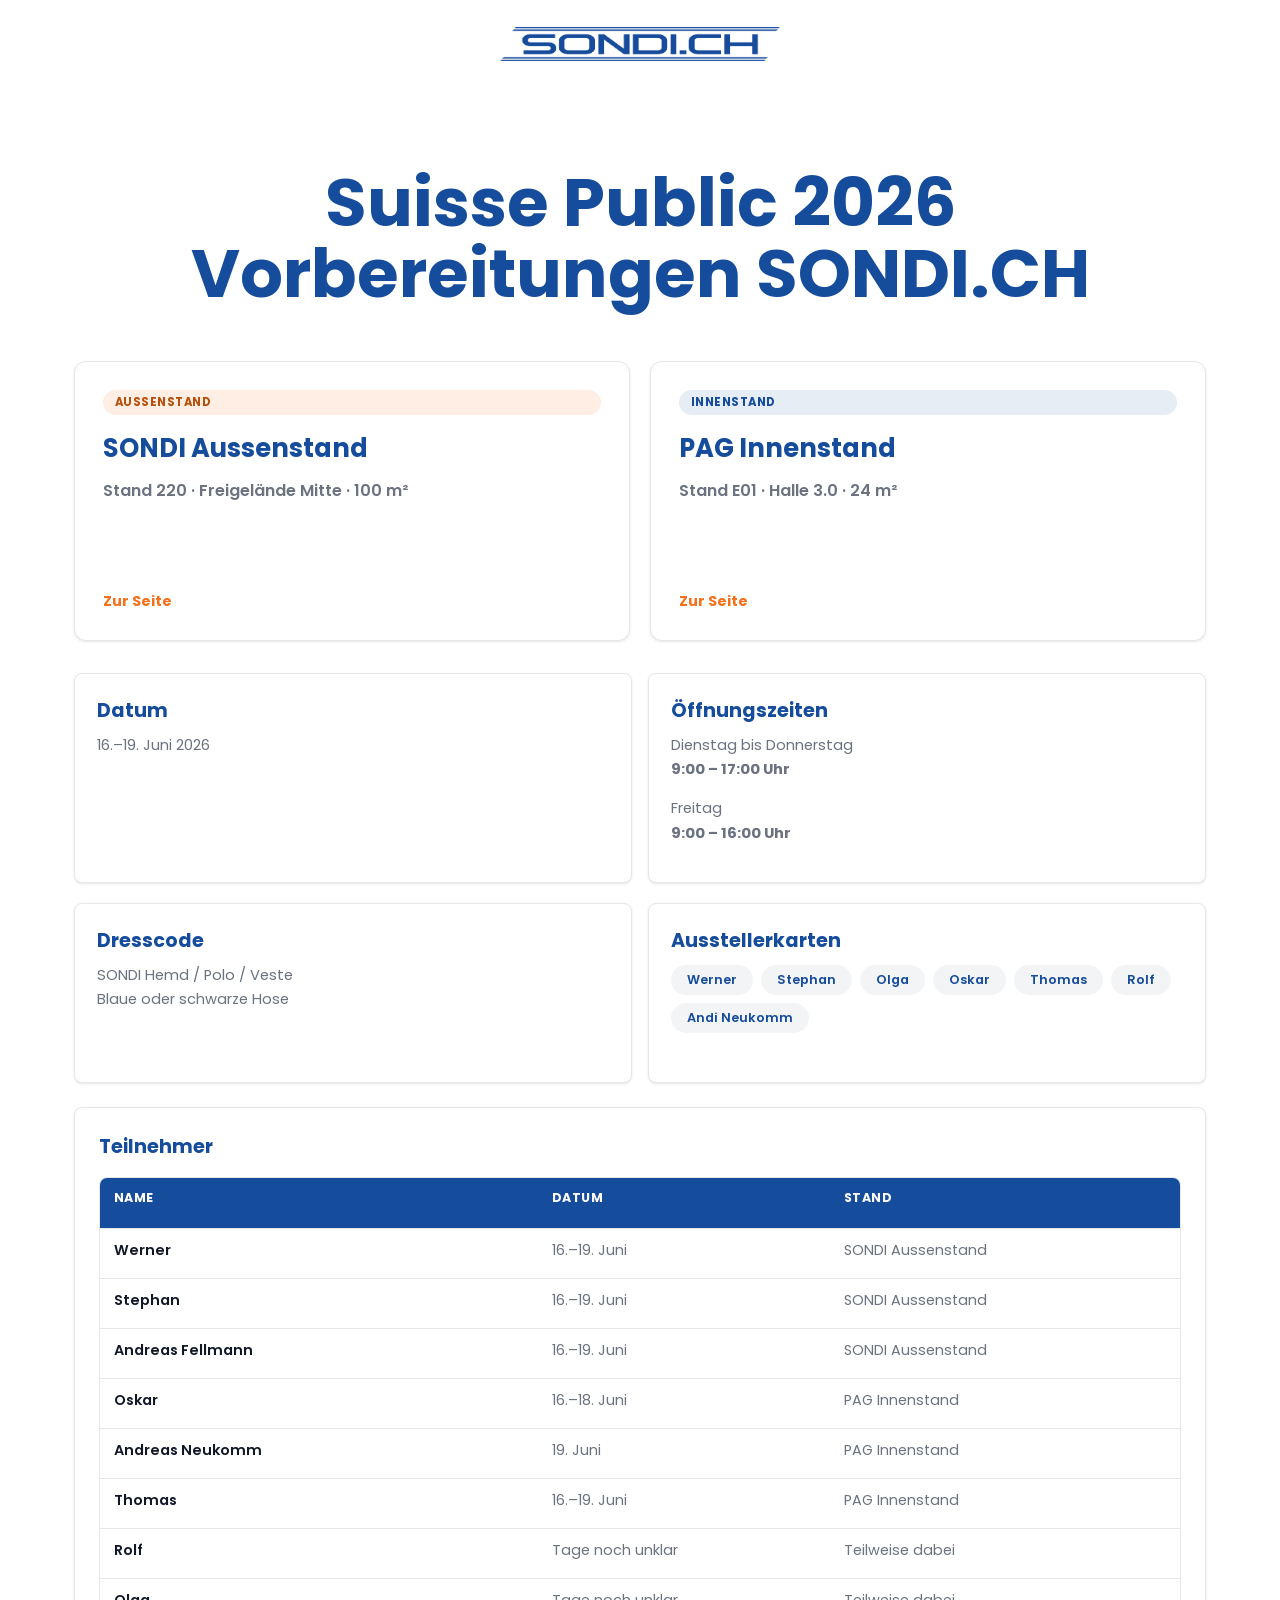
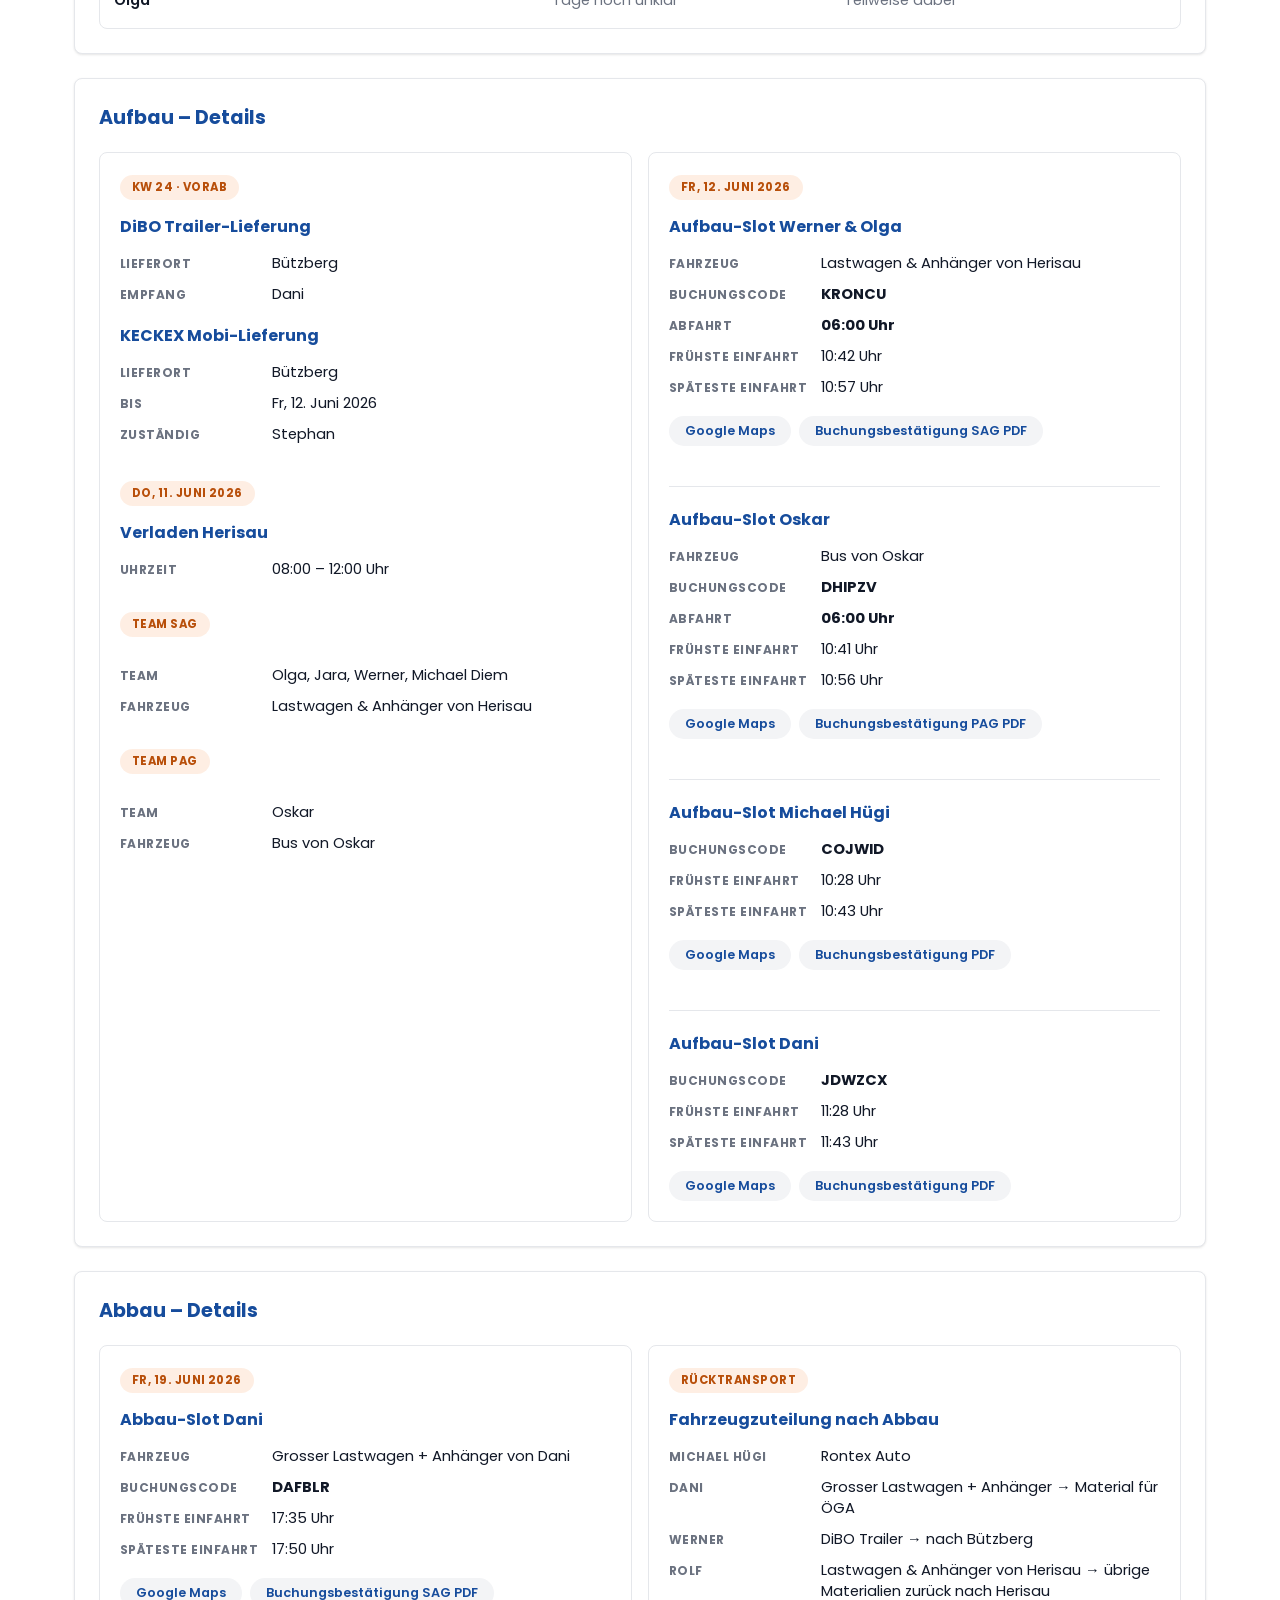
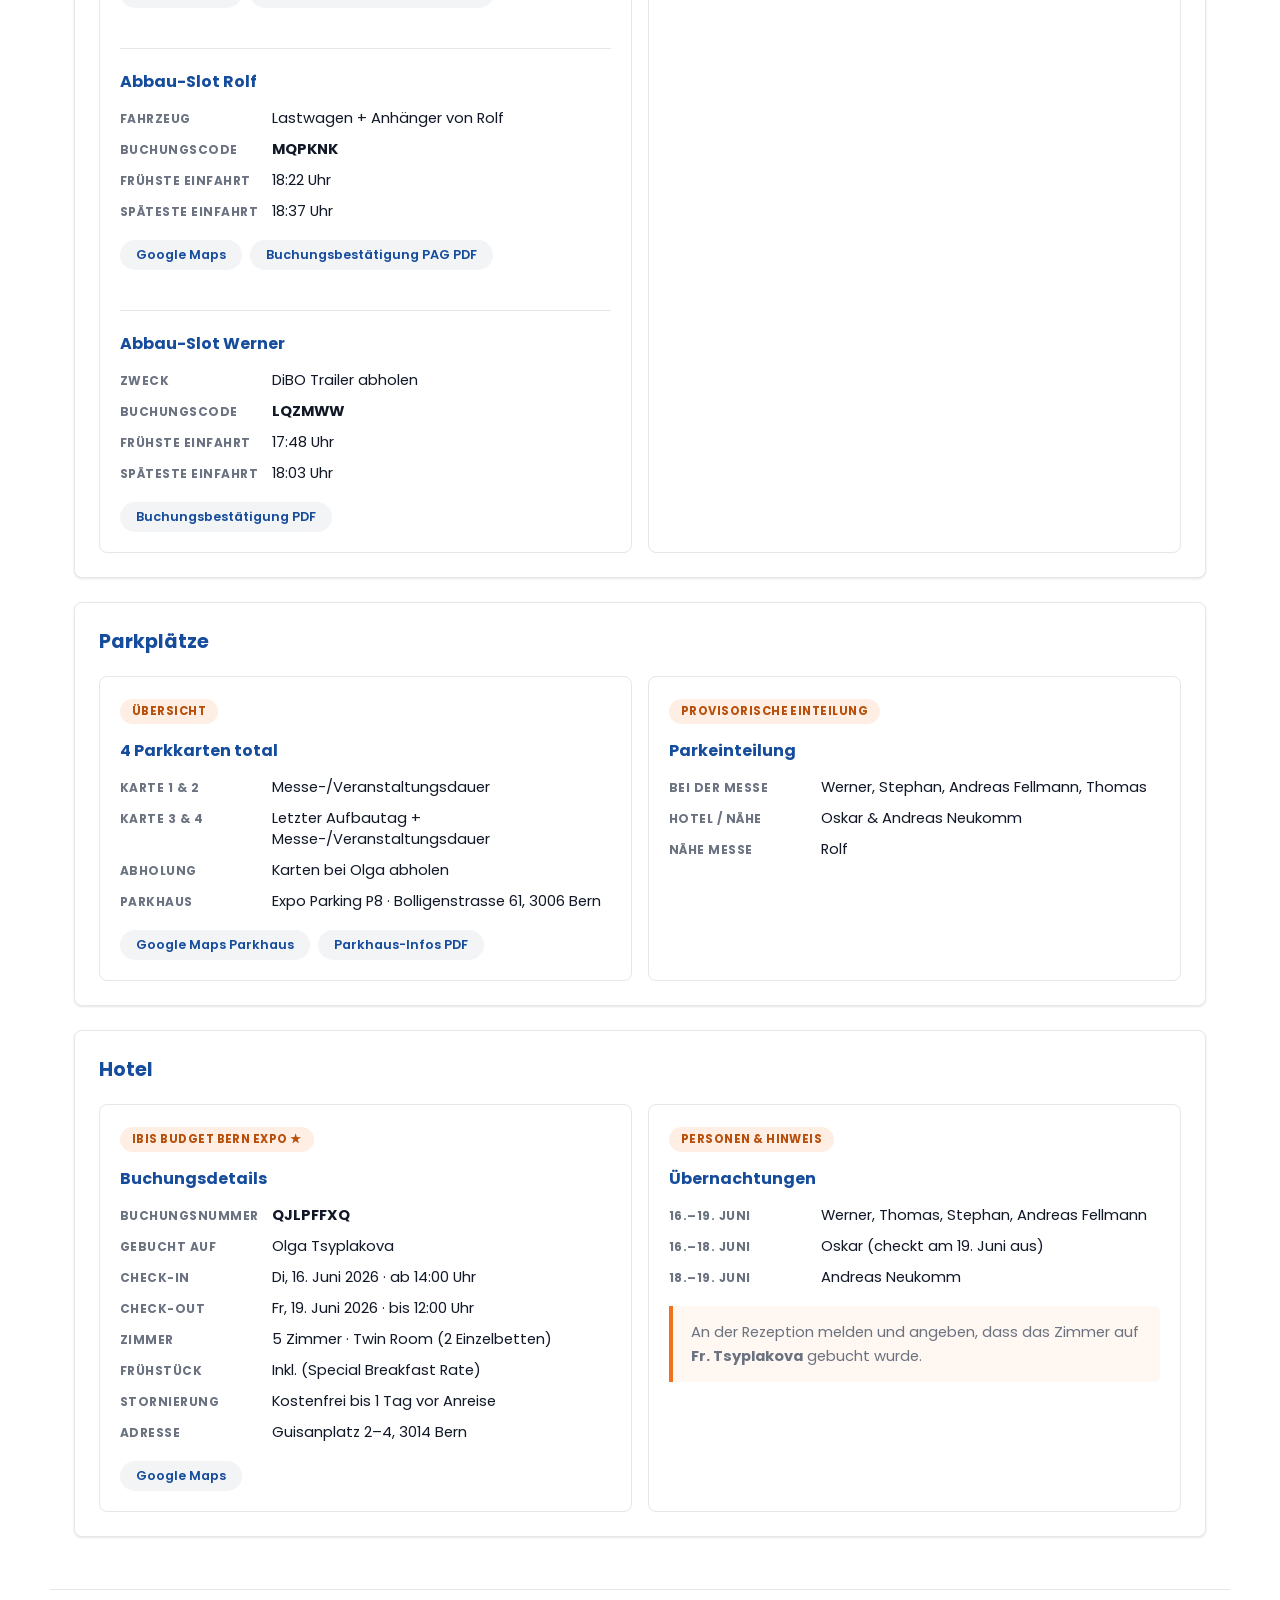
<file: index.html>
﻿<!doctype html>
<html lang="de">
  <head>
    <meta charset="utf-8">
    <meta name="viewport" content="width=device-width, initial-scale=1">
    <title>Suisse Public 2026 – Vorbereitungen SONDI.CH</title>
    <link rel="preconnect" href="https://fonts.googleapis.com">
    <link rel="preconnect" href="https://fonts.gstatic.com" crossorigin>
    <link href="https://fonts.googleapis.com/css2?family=Poppins:wght@400;500;600;700;800&display=swap" rel="stylesheet">
    <link rel="stylesheet" href="suisse-public-2026.css">
  </head>
  <body class="landing-page">
    <header class="topbar">
      <div class="topbar-inner">
        <a class="brand" href="index.html" aria-label="SONDI.CH Startseite">
          <img src="Logo sondi.ch_RGB.jpg" alt="SONDI.CH Logo" onerror="this.parentElement.classList.add('logo-missing')">
          <span>SONDI.CH</span>
        </a>
      </div>
    </header>

    <main>
      <section class="landing-hero">
        <h1>Suisse Public 2026<br>Vorbereitungen SONDI.CH</h1>
      </section>

      <section class="stand-choice-grid" aria-label="Stand Auswahl">
        <a class="stand-choice" href="sondi-aussenstand.html">
          <span class="chip orange">Aussenstand</span>
          <h2>SONDI Aussenstand</h2>
          <p>Stand 220 · Freigelände Mitte · 100 m²</p>
          <strong>Zur Seite</strong>
        </a>

        <a class="stand-choice" href="pag-innenstand.html">
          <span class="chip blue">Innenstand</span>
          <h2>PAG Innenstand</h2>
          <p>Stand E01 · Halle 3.0 · 24 m²</p>
          <strong>Zur Seite</strong>
        </a>
      </section>

      <!-- ── Gemeinsame Infos ─────────────────────────── -->

      <section class="quick-grid two-col-grid" style="margin-top: 32px;" aria-label="Messe-Infos">
        <article>
          <h2>Datum</h2>
          <p>16.–19. Juni 2026</p>
        </article>
        <article>
          <h2>Öffnungszeiten</h2>
          <p>Dienstag bis Donnerstag<br><strong>9:00 – 17:00 Uhr</strong></p>
          <p>Freitag<br><strong>9:00 – 16:00 Uhr</strong></p>
        </article>
      </section>

      <section class="quick-grid two-col-grid" aria-label="Dresscode und Ausstellerkarten">
        <article>
          <h2>Dresscode</h2>
          <p>SONDI Hemd / Polo / Veste<br>Blaue oder schwarze Hose</p>
        </article>
        <article>
          <h2>Ausstellerkarten</h2>
          <div class="map-links" style="margin-top: 10px;">
            <a href="Eintrittskarte_Werner.pdf" target="_blank" rel="noreferrer">Werner</a>
            <a href="Eintrittskarte_Stephan.pdf" target="_blank" rel="noreferrer">Stephan</a>
            <a href="Eintrittskarte_Olga.pdf" target="_blank" rel="noreferrer">Olga</a>
            <a href="Eintrittskarte_Oskar.pdf" target="_blank" rel="noreferrer">Oskar</a>
            <a href="Eintrittskarte_Thomas.pdf" target="_blank" rel="noreferrer">Thomas</a>
            <a href="Eintrittskarte_Rolf.pdf" target="_blank" rel="noreferrer">Rolf</a>
            <a href="Eintrittskarte_Andi%20Neukomm.pdf" target="_blank" rel="noreferrer">Andi Neukomm</a>
          </div>
        </article>
      </section>

      <section class="table-section" id="teilnehmer">
        <div class="section-head compact">
          <h2>Teilnehmer</h2>
        </div>
        <div class="data-table teilnehmer-table" role="table" aria-label="Teilnehmer">
          <div class="table-head" role="row">
            <span role="columnheader">Name</span>
            <span role="columnheader">Datum</span>
            <span role="columnheader">Stand</span>
          </div>
          <div role="row"><span>Werner</span><span>16.–19. Juni</span><span>SONDI Aussenstand</span></div>
          <div role="row"><span>Stephan</span><span>16.–19. Juni</span><span>SONDI Aussenstand</span></div>
          <div role="row"><span>Andreas Fellmann</span><span>16.–19. Juni</span><span>SONDI Aussenstand</span></div>
          <div role="row"><span>Oskar</span><span>16.–18. Juni</span><span>PAG Innenstand</span></div>
          <div role="row"><span>Andreas Neukomm</span><span>19. Juni</span><span>PAG Innenstand</span></div>
          <div role="row"><span>Thomas</span><span>16.–19. Juni</span><span>PAG Innenstand</span></div>
          <div role="row"><span>Rolf</span><span>Tage noch unklar</span><span>Teilweise dabei</span></div>
          <div role="row"><span>Olga</span><span>Tage noch unklar</span><span>Teilweise dabei</span></div>
        </div>
      </section>

      <section class="info-band aufbau-detail" id="aufbau">
        <div class="section-head compact">
          <h2>Aufbau – Details</h2>
        </div>
        <div class="split-grid">
          <article>
            <span class="chip orange">KW 24 · Vorab</span>
            <h3>DiBO Trailer-Lieferung</h3>
            <div class="kv-list">
              <div class="kv-row">
                <span class="kv-key">Lieferort</span>
                <span>Bützberg</span>
              </div>
              <div class="kv-row">
                <span class="kv-key">Empfang</span>
                <span>Dani</span>
              </div>
            </div>
            <h3 style="margin-top:14px;">KECKEX Mobi-Lieferung</h3>
            <div class="kv-list">
              <div class="kv-row">
                <span class="kv-key">Lieferort</span>
                <span>Bützberg</span>
              </div>
              <div class="kv-row">
                <span class="kv-key">Bis</span>
                <span>Fr, 12. Juni 2026</span>
              </div>
              <div class="kv-row">
                <span class="kv-key">Zuständig</span>
                <span>Stephan</span>
              </div>
            </div>
            <span class="chip orange" style="margin-top:18px;display:inline-block;">Do, 11. Juni 2026</span>
            <h3>Verladen Herisau</h3>
            <div class="kv-list">
              <div class="kv-row">
                <span class="kv-key">Uhrzeit</span>
                <span>08:00 – 12:00 Uhr</span>
              </div>
            </div>
            <span class="chip orange" style="margin-top:14px;display:inline-block;">Team SAG</span>
            <div class="kv-list">
              <div class="kv-row">
                <span class="kv-key">Team</span>
                <span>Olga, Jara, Werner, Michael Diem</span>
              </div>
              <div class="kv-row">
                <span class="kv-key">Fahrzeug</span>
                <span>Lastwagen &amp; Anhänger von Herisau</span>
              </div>
            </div>
            <span class="chip orange" style="margin-top:14px;display:inline-block;">Team PAG</span>
            <div class="kv-list">
              <div class="kv-row">
                <span class="kv-key">Team</span>
                <span>Oskar</span>
              </div>
              <div class="kv-row">
                <span class="kv-key">Fahrzeug</span>
                <span>Bus von Oskar</span>
              </div>
            </div>
          </article>
          <article>
            <span class="chip orange">Fr, 12. Juni 2026</span>
            <h3>Aufbau-Slot Werner &amp; Olga</h3>
            <div class="kv-list">
              <div class="kv-row">
                <span class="kv-key">Fahrzeug</span>
                <span>Lastwagen &amp; Anhänger von Herisau</span>
              </div>
              <div class="kv-row">
                <span class="kv-key">Buchungscode</span>
                <strong>KRONCU</strong>
              </div>
              <div class="kv-row">
                <span class="kv-key">Abfahrt</span>
                <strong>06:00 Uhr</strong>
              </div>
              <div class="kv-row">
                <span class="kv-key">Frühste Einfahrt</span>
                <span>10:42 Uhr</span>
              </div>
              <div class="kv-row">
                <span class="kv-key">Späteste Einfahrt</span>
                <span>10:57 Uhr</span>
              </div>
            </div>
            <div class="map-links">
              <a href="https://www.google.com/maps/place/46.95944100,7.46877100" target="_blank" rel="noreferrer">Google Maps</a>
              <a href="Buchungsbest%C3%A4tigung_Suisse%20Public%202026KRONCU.pdf" target="_blank" rel="noreferrer">Buchungsbestätigung SAG PDF</a>
            </div>
            <h3 style="margin-top:40px; padding-top:20px; border-top:1px solid var(--line);">Aufbau-Slot Oskar</h3>
            <div class="kv-list">
              <div class="kv-row">
                <span class="kv-key">Fahrzeug</span>
                <span>Bus von Oskar</span>
              </div>
              <div class="kv-row">
                <span class="kv-key">Buchungscode</span>
                <strong>DHIPZV</strong>
              </div>
              <div class="kv-row">
                <span class="kv-key">Abfahrt</span>
                <strong>06:00 Uhr</strong>
              </div>
              <div class="kv-row">
                <span class="kv-key">Frühste Einfahrt</span>
                <span>10:41 Uhr</span>
              </div>
              <div class="kv-row">
                <span class="kv-key">Späteste Einfahrt</span>
                <span>10:56 Uhr</span>
              </div>
            </div>
            <div class="map-links">
              <a href="https://www.google.com/maps/place/46.95944100,7.46877100" target="_blank" rel="noreferrer">Google Maps</a>
              <a href="Buchungsbest%C3%A4tigung_Suisse%20Public%202026DHIPZV.pdf" target="_blank" rel="noreferrer">Buchungsbestätigung PAG PDF</a>
            </div>
            <h3 style="margin-top:40px; padding-top:20px; border-top:1px solid var(--line);">Aufbau-Slot Michael Hügi</h3>
            <div class="kv-list">
              <div class="kv-row">
                <span class="kv-key">Buchungscode</span>
                <strong>COJWID</strong>
              </div>
              <div class="kv-row">
                <span class="kv-key">Frühste Einfahrt</span>
                <span>10:28 Uhr</span>
              </div>
              <div class="kv-row">
                <span class="kv-key">Späteste Einfahrt</span>
                <span>10:43 Uhr</span>
              </div>
            </div>
            <div class="map-links">
              <a href="https://www.google.com/maps/place/46.95944100,7.46877100" target="_blank" rel="noreferrer">Google Maps</a>
              <a href="Buchungsbest%C3%A4tigung_Suisse%20Public%202026COJWID.pdf" target="_blank" rel="noreferrer">Buchungsbestätigung PDF</a>
            </div>
            <h3 style="margin-top:40px; padding-top:20px; border-top:1px solid var(--line);">Aufbau-Slot Dani</h3>
            <div class="kv-list">
              <div class="kv-row">
                <span class="kv-key">Buchungscode</span>
                <strong>JDWZCX</strong>
              </div>
              <div class="kv-row">
                <span class="kv-key">Frühste Einfahrt</span>
                <span>11:28 Uhr</span>
              </div>
              <div class="kv-row">
                <span class="kv-key">Späteste Einfahrt</span>
                <span>11:43 Uhr</span>
              </div>
            </div>
            <div class="map-links">
              <a href="https://www.google.com/maps/place/46.95944100,7.46877100" target="_blank" rel="noreferrer">Google Maps</a>
              <a href="Buchungsbest%C3%A4tigung_Suisse%20Public%202026JDWZCX.pdf" target="_blank" rel="noreferrer">Buchungsbestätigung PDF</a>
            </div>
          </article>
        </div>
      </section>

      <section class="info-band" id="abbau">
        <div class="section-head compact">
          <h2>Abbau – Details</h2>
        </div>
        <div class="split-grid">
          <article>
            <span class="chip orange">Fr, 19. Juni 2026</span>
            <h3>Abbau-Slot Dani</h3>

            <div class="kv-list">
              <div class="kv-row">
                <span class="kv-key">Fahrzeug</span>
                <span>Grosser Lastwagen + Anhänger von Dani</span>
              </div>
              <div class="kv-row">
                <span class="kv-key">Buchungscode</span>
                <strong>DAFBLR</strong>
              </div>
              <div class="kv-row">
                <span class="kv-key">Frühste Einfahrt</span>
                <span>17:35 Uhr</span>
              </div>
              <div class="kv-row">
                <span class="kv-key">Späteste Einfahrt</span>
                <span>17:50 Uhr</span>
              </div>
            </div>
            <div class="map-links">
              <a href="https://www.google.com/maps/place/46.95944100,7.46877100" target="_blank" rel="noreferrer">Google Maps</a>
              <a href="Buchungsbest%C3%A4tigung_Suisse%20Public%202026DAFBLR.pdf" target="_blank" rel="noreferrer">Buchungsbestätigung SAG PDF</a>
            </div>
            <h3 style="margin-top:40px; padding-top:20px; border-top:1px solid var(--line);">Abbau-Slot Rolf</h3>
            <div class="kv-list">
              <div class="kv-row">
                <span class="kv-key">Fahrzeug</span>
                <span>Lastwagen + Anhänger von Rolf</span>
              </div>
              <div class="kv-row">
                <span class="kv-key">Buchungscode</span>
                <strong>MQPKNK</strong>
              </div>
              <div class="kv-row">
                <span class="kv-key">Frühste Einfahrt</span>
                <span>18:22 Uhr</span>
              </div>
              <div class="kv-row">
                <span class="kv-key">Späteste Einfahrt</span>
                <span>18:37 Uhr</span>
              </div>
            </div>
            <div class="map-links">
              <a href="https://www.google.com/maps/place/46.95944100,7.46877100" target="_blank" rel="noreferrer">Google Maps</a>
              <a href="Buchungsbest%C3%A4tigung_Suisse%20Public%202026MQPKNK.pdf" target="_blank" rel="noreferrer">Buchungsbestätigung PAG PDF</a>
            </div>
            <h3 style="margin-top:40px; padding-top:20px; border-top:1px solid var(--line);">Abbau-Slot Werner</h3>
            <div class="kv-list">
              <div class="kv-row">
                <span class="kv-key">Zweck</span>
                <span>DiBO Trailer abholen</span>
              </div>
              <div class="kv-row">
                <span class="kv-key">Buchungscode</span>
                <strong>LQZMWW</strong>
              </div>
              <div class="kv-row">
                <span class="kv-key">Frühste Einfahrt</span>
                <span>17:48 Uhr</span>
              </div>
              <div class="kv-row">
                <span class="kv-key">Späteste Einfahrt</span>
                <span>18:03 Uhr</span>
              </div>
            </div>
            <div class="map-links">
              <a href="Buchungsbest%C3%A4tigung_Suisse%20Public%202026LQZMWW.pdf" target="_blank" rel="noreferrer">Buchungsbestätigung PDF</a>
            </div>
          </article>
          <article>
            <span class="chip orange">Rücktransport</span>
            <h3>Fahrzeugzuteilung nach Abbau</h3>
            <div class="kv-list">
              <div class="kv-row">
                <span class="kv-key">Michael Hügi</span>
                <span>Rontex Auto</span>
              </div>
              <div class="kv-row">
                <span class="kv-key">Dani</span>
                <span>Grosser Lastwagen + Anhänger → Material für ÖGA</span>
              </div>
              <div class="kv-row">
                <span class="kv-key">Werner</span>
                <span>DiBO Trailer → nach Bützberg</span>
              </div>
              <div class="kv-row">
                <span class="kv-key">Rolf</span>
                <span>Lastwagen &amp; Anhänger von Herisau → übrige Materialien zurück nach Herisau</span>
              </div>
            </div>
          </article>
        </div>
      </section>

      <section class="info-band" id="parkplaetze">
        <div class="section-head compact">
          <h2>Parkplätze</h2>
        </div>
        <div class="split-grid">
          <article>
            <span class="chip orange">Übersicht</span>
            <h3>4 Parkkarten total</h3>
            <div class="kv-list">
              <div class="kv-row">
                <span class="kv-key">Karte 1 &amp; 2</span>
                <span>Messe-/Veranstaltungsdauer</span>
              </div>
              <div class="kv-row">
                <span class="kv-key">Karte 3 &amp; 4</span>
                <span>Letzter Aufbautag + Messe-/Veranstaltungsdauer</span>
              </div>
              <div class="kv-row">
                <span class="kv-key">Abholung</span>
                <span>Karten bei Olga abholen</span>
              </div>
              <div class="kv-row">
                <span class="kv-key">Parkhaus</span>
                <span>Expo Parking P8 · Bolligenstrasse 61, 3006 Bern</span>
              </div>
            </div>
            <div class="map-links">
              <a href="https://www.google.com/maps/place/46.95705,7.46797" target="_blank" rel="noreferrer">Google Maps Parkhaus</a>
              <a href="doc08592920260603114715.pdf" target="_blank" rel="noreferrer">Parkhaus-Infos PDF</a>
            </div>
          </article>
          <article>
            <span class="chip orange">Provisorische Einteilung</span>
            <h3>Parkeinteilung</h3>
            <div class="kv-list">
              <div class="kv-row">
                <span class="kv-key">Bei der Messe</span>
                <span>Werner, Stephan, Andreas Fellmann, Thomas</span>
              </div>
              <div class="kv-row">
                <span class="kv-key">Hotel / Nähe</span>
                <span>Oskar &amp; Andreas Neukomm</span>
              </div>
              <div class="kv-row">
                <span class="kv-key">Nähe Messe</span>
                <span>Rolf</span>
              </div>
            </div>
          </article>
        </div>
      </section>

      <section class="info-band" id="hotel">
        <div class="section-head compact">
          <h2>Hotel</h2>
        </div>
        <div class="split-grid">
          <article>
            <span class="chip orange">ibis budget Bern Expo ★</span>
            <h3>Buchungsdetails</h3>
            <div class="kv-list">
              <div class="kv-row">
                <span class="kv-key">Buchungsnummer</span>
                <strong>QJLPFFXQ</strong>
              </div>
              <div class="kv-row">
                <span class="kv-key">Gebucht auf</span>
                <span>Olga Tsyplakova</span>
              </div>
              <div class="kv-row">
                <span class="kv-key">Check-in</span>
                <span>Di, 16. Juni 2026 · ab 14:00 Uhr</span>
              </div>
              <div class="kv-row">
                <span class="kv-key">Check-out</span>
                <span>Fr, 19. Juni 2026 · bis 12:00 Uhr</span>
              </div>
              <div class="kv-row">
                <span class="kv-key">Zimmer</span>
                <span>5 Zimmer · Twin Room (2 Einzelbetten)</span>
              </div>
              <div class="kv-row">
                <span class="kv-key">Frühstück</span>
                <span>Inkl. (Special Breakfast Rate)</span>
              </div>
              <div class="kv-row">
                <span class="kv-key">Stornierung</span>
                <span>Kostenfrei bis 1 Tag vor Anreise</span>
              </div>
              <div class="kv-row">
                <span class="kv-key">Adresse</span>
                <span>Guisanplatz 2–4, 3014 Bern</span>
              </div>
            </div>
            <div class="map-links">
              <a href="https://www.google.com/maps/search/Guisanplatz+2+3014+Bern" target="_blank" rel="noreferrer">Google Maps</a>
            </div>
          </article>
          <article>
            <span class="chip orange">Personen &amp; Hinweis</span>
            <h3>Übernachtungen</h3>
            <div class="kv-list">
              <div class="kv-row">
                <span class="kv-key">16.–19. Juni</span>
                <span>Werner, Thomas, Stephan, Andreas Fellmann</span>
              </div>
              <div class="kv-row">
                <span class="kv-key">16.–18. Juni</span>
                <span>Oskar (checkt am 19. Juni aus)</span>
              </div>
              <div class="kv-row">
                <span class="kv-key">18.–19. Juni</span>
                <span>Andreas Neukomm</span>
              </div>
            </div>
            <div class="notice" style="margin-top: 16px;">
              An der Rezeption melden und angeben, dass das Zimmer auf <strong>Fr. Tsyplakova</strong> gebucht wurde.
            </div>
          </article>
        </div>
      </section>

    </main>

    <footer></footer>

    <script src="suisse-public-2026.js"></script>
  </body>
</html>
</file>
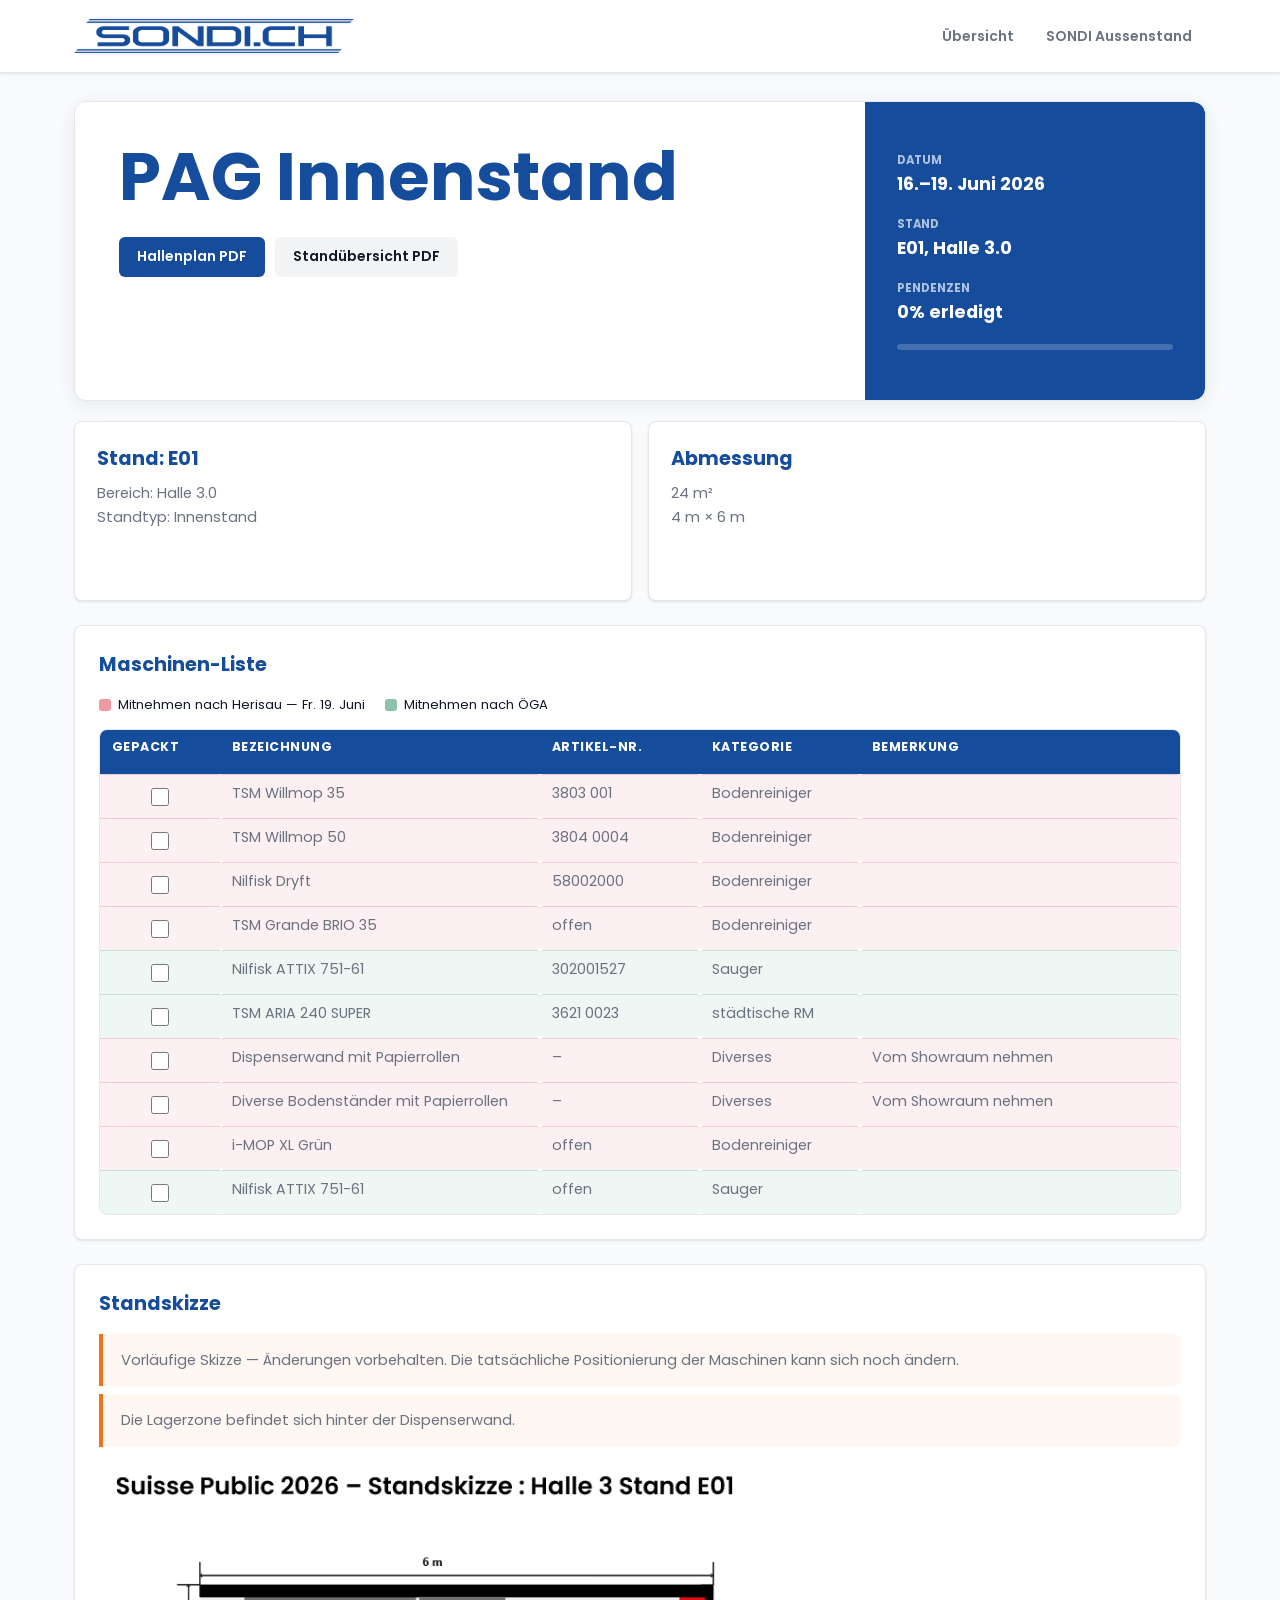
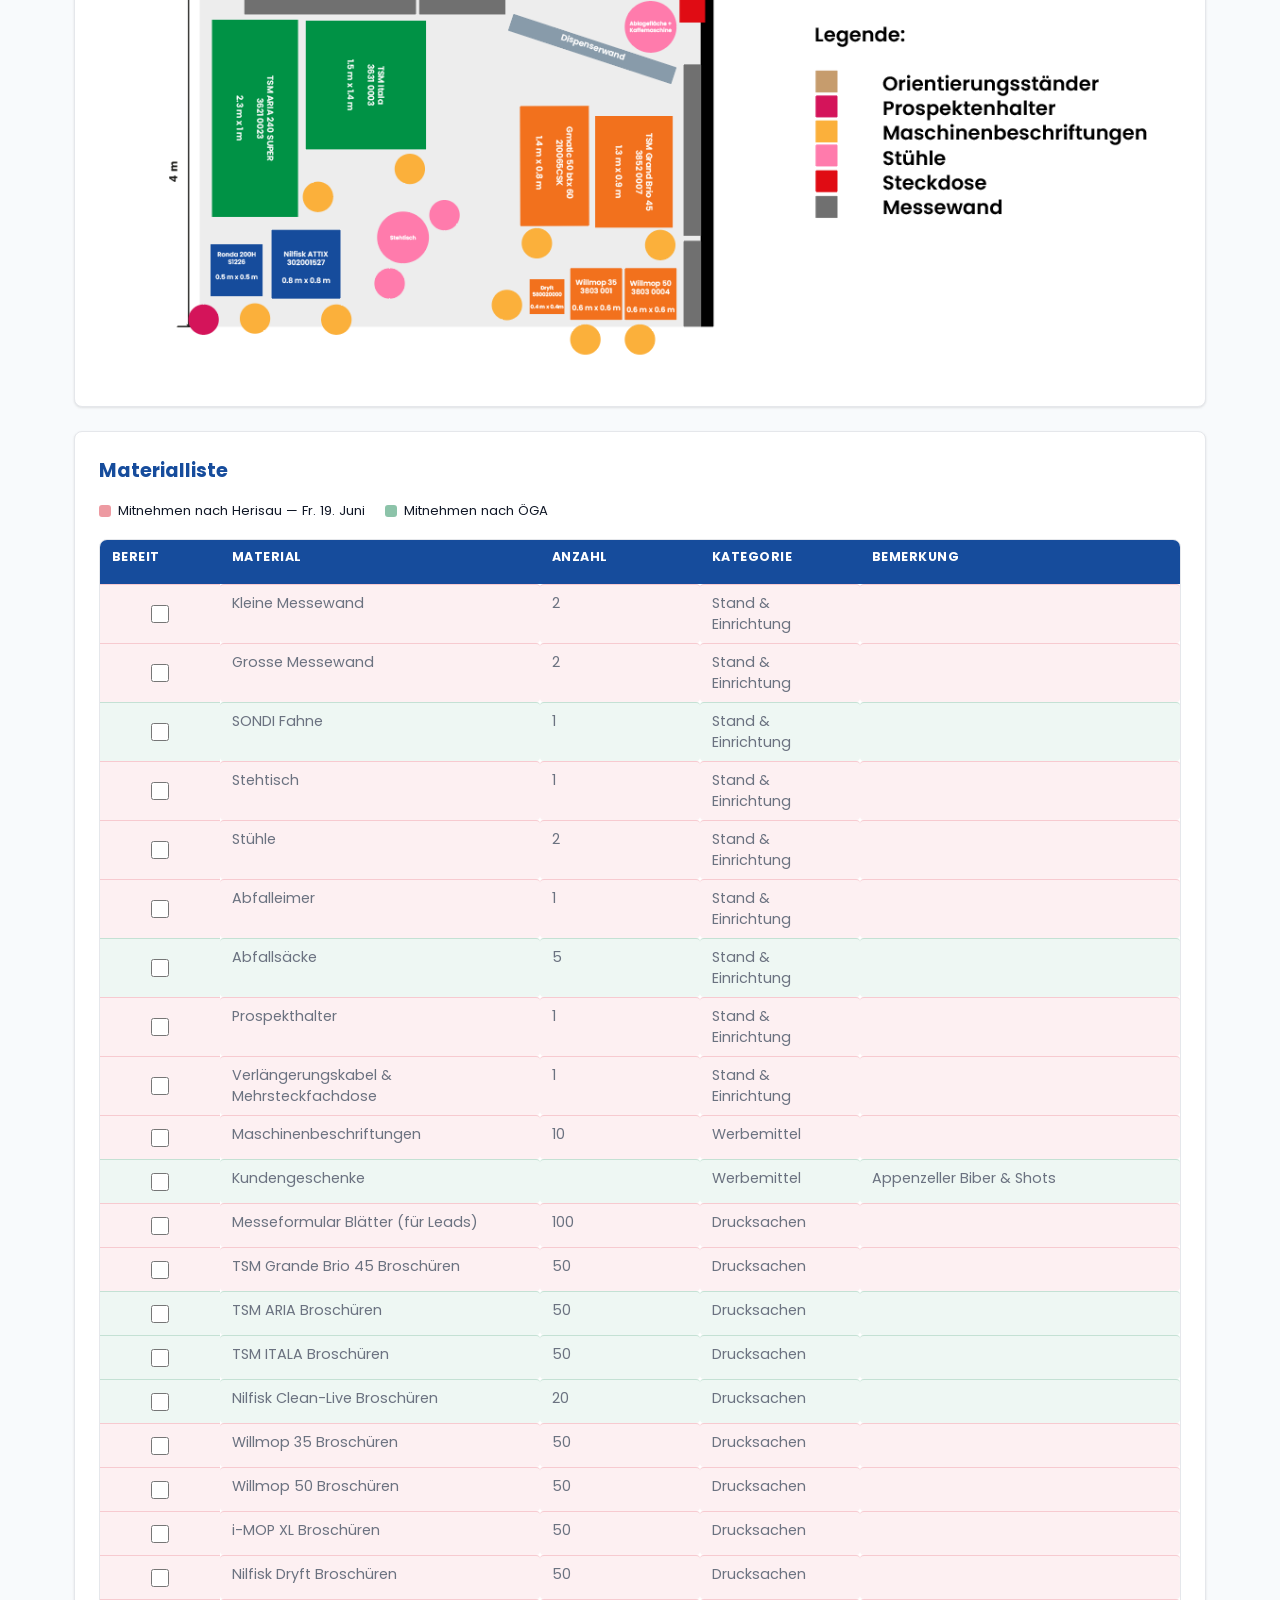
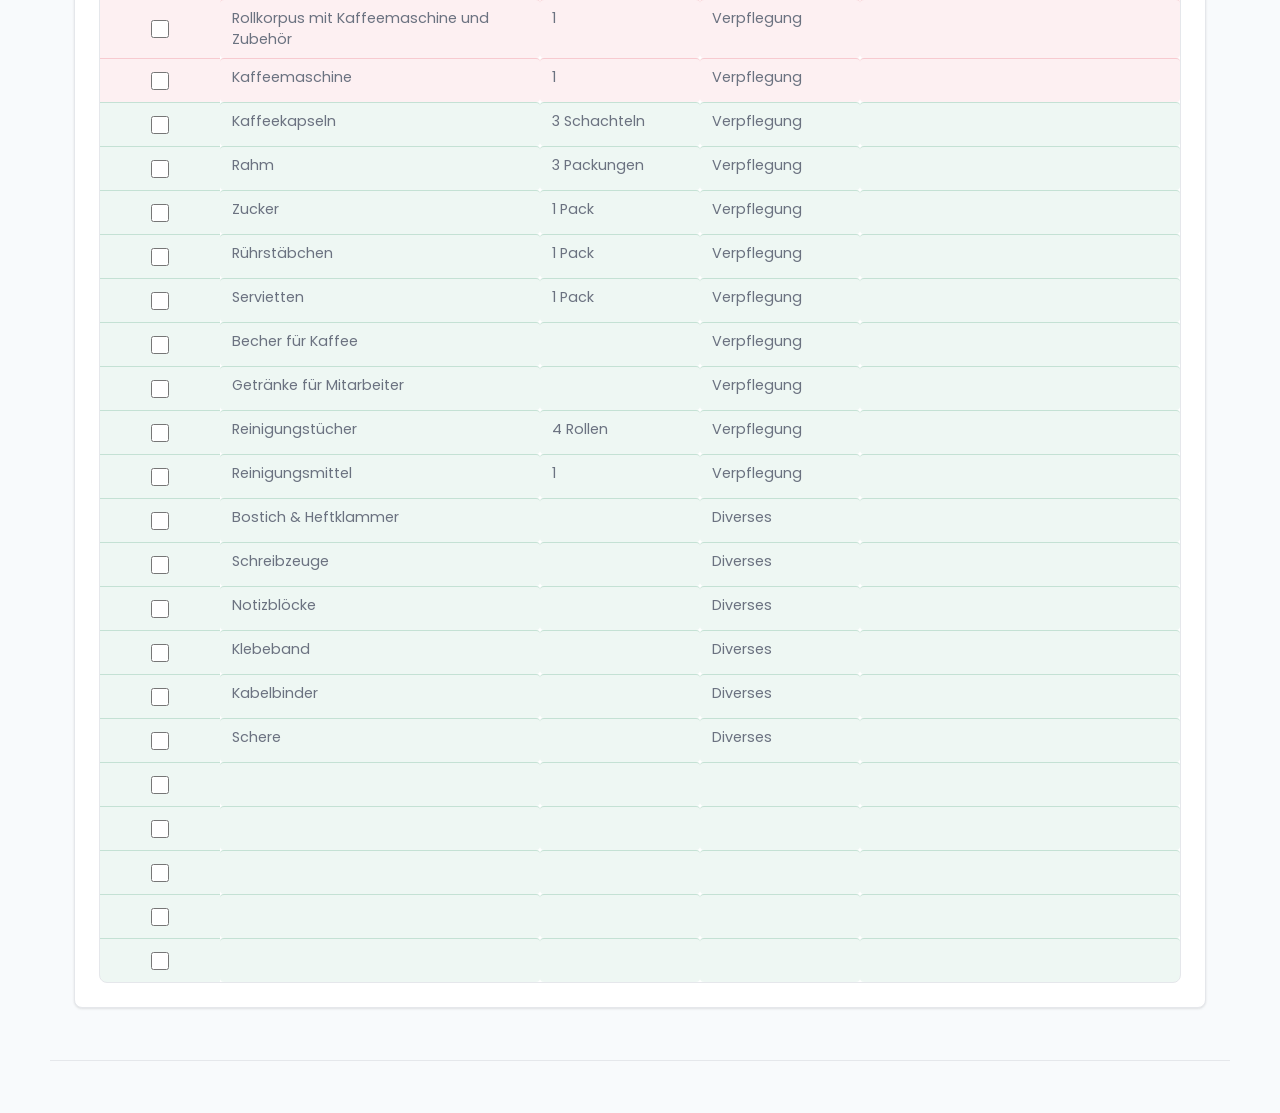
<file: pag-innenstand.html>
<!doctype html>
<html lang="de">
  <head>
    <meta charset="utf-8">
    <meta name="viewport" content="width=device-width, initial-scale=1">
    <title>PAG Innenstand | Suisse Public 2026</title>
    <link rel="preconnect" href="https://fonts.googleapis.com">
    <link rel="preconnect" href="https://fonts.gstatic.com" crossorigin>
    <link href="https://fonts.googleapis.com/css2?family=Poppins:wght@400;500;600;700;800&display=swap" rel="stylesheet">
    <link rel="stylesheet" href="suisse-public-2026.css">
    <style>
      #maschinen .data-table div:not(.table-head) span,
      #materialliste .data-table div:not(.table-head) span {
        background: rgba(25, 135, 84, 0.07) !important;
        border-top-color: rgba(25, 135, 84, 0.2) !important;
      }
      #maschinen .data-table div.row-red:not(.table-head) span,
      #materialliste .data-table div.row-red:not(.table-head) span {
        background: rgba(220, 53, 69, 0.07) !important;
        border-top-color: rgba(220, 53, 69, 0.2) !important;
      }
    </style>
  </head>
  <body>

    <header class="topbar">
      <div class="topbar-inner">
        <a class="brand" href="index.html" aria-label="SONDI.CH Startseite">
          <img src="Logo sondi.ch_RGB.jpg" alt="SONDI.CH Logo" onerror="this.parentElement.classList.add('logo-missing')">
          <span>SONDI.CH</span>
        </a>
        <nav aria-label="Seitennavigation">
          <a href="index.html">Übersicht</a>
          <a href="sondi-aussenstand.html">SONDI Aussenstand</a>
        </nav>
      </div>
    </header>

    <main>
      <section class="hero" id="infos">
        <div class="hero-copy">
          <h1>PAG Innenstand</h1>
          <div class="hero-actions">
            <a class="primary-action" href="SPU26_Halle_3.0.pdf" target="_blank" rel="noreferrer">Hallenplan PDF</a>
            <a class="secondary-action" href="Spu_Tech-Ver%20HA_193311_20260505111427_W0244836.pdf" target="_blank" rel="noreferrer">Standübersicht PDF</a>
          </div>
        </div>
        <aside class="status-panel" aria-label="Projekt Kennzahlen">
          <div>
            <span class="label">Datum</span>
            <strong>16.–19. Juni 2026</strong>
          </div>
          <div>
            <span class="label">Stand</span>
            <strong>E01, Halle 3.0</strong>
          </div>
          <div>
            <span class="label">Pendenzen</span>
            <strong><span id="progressValue">0</span>% erledigt</strong>
          </div>
          <div class="progress-track" aria-hidden="true">
            <span id="progressBar"></span>
          </div>
        </aside>
      </section>

      <section class="quick-grid two-col-grid" aria-label="Stand-Informationen">
        <article>
          <h2>Stand: E01</h2>
          <p>Bereich: Halle 3.0<br>Standtyp: Innenstand</p>
        </article>
        <article>
          <h2>Abmessung</h2>
          <p>24 m²<br>4 m × 6 m</p>
        </article>
      </section>

      <section class="table-section" id="maschinen">
        <div class="section-head compact">
          <h2>Maschinen-Liste</h2>
        </div>
        <div class="machine-legend">
          <div class="leg-item"><span class="leg-dot red"></span>Mitnehmen nach Herisau — Fr. 19. Juni</div>
          <div class="leg-item"><span class="leg-dot green"></span>Mitnehmen nach ÖGA</div>
        </div>
        <div class="data-table machine-table" role="table" aria-label="Maschinen-Liste">
          <div class="table-head" role="row">
            <span role="columnheader">Gepackt</span>
            <span role="columnheader">Bezeichnung</span>
            <span role="columnheader">Artikel-Nr.</span>
            <span role="columnheader">Kategorie</span>
            <span role="columnheader">Bemerkung</span>
          </div>

          <!-- Bodenreiniger -->
          <div class="row-red" role="row"><span><input type="checkbox" data-check="pag-willmop35"></span><span>TSM Willmop 35</span><span>3803 001</span><span>Bodenreiniger</span><span></span></div>
          <div class="row-red" role="row"><span><input type="checkbox" data-check="pag-willmop50"></span><span>TSM Willmop 50</span><span>3804 0004</span><span>Bodenreiniger</span><span></span></div>
          <div class="row-red" role="row"><span><input type="checkbox" data-check="pag-nilfisk-dryft"></span><span>Nilfisk Dryft</span><span>58002000</span><span>Bodenreiniger</span><span></span></div>
          <div class="row-red" role="row"><span><input type="checkbox" data-check="pag-grande-brio35"></span><span>TSM Grande BRIO 35</span><span>offen</span><span>Bodenreiniger</span><span></span></div>

          <!-- Sauger -->
          <div role="row"><span><input type="checkbox" data-check="pag-attix751"></span><span>Nilfisk ATTIX 751-61</span><span>302001527</span><span>Sauger</span><span></span></div>

          <!-- städtische RMn -->
          <div role="row"><span><input type="checkbox" data-check="pag-aria240"></span><span>TSM ARIA 240 SUPER</span><span>3621 0023</span><span>städtische RM</span><span></span></div>

          <!-- Diverses -->
          <div class="row-red" role="row"><span><input type="checkbox" data-check="pag-dispenserwand"></span><span>Dispenserwand mit Papierrollen</span><span>–</span><span>Diverses</span><span>Vom Showraum nehmen</span></div>
          <div class="row-red" role="row"><span><input type="checkbox" data-check="pag-bodenstaender"></span><span>Diverse Bodenständer mit Papierrollen</span><span>–</span><span>Diverses</span><span>Vom Showraum nehmen</span></div>
          <div class="row-red" role="row"><span><input type="checkbox" data-check="pag-imop-xl"></span><span>i-MOP XL Grün</span><span>offen</span><span>Bodenreiniger</span><span></span></div>
          <div role="row"><span><input type="checkbox" data-check="pag-attix751-2"></span><span>Nilfisk ATTIX 751-61</span><span>offen</span><span>Sauger</span><span></span></div>
        </div>
      </section>

      <section class="info-band" id="standskizze">
        <div class="section-head compact">
          <h2>Standskizze</h2>
        </div>
        <div class="notice">
          Vorläufige Skizze — Änderungen vorbehalten. Die tatsächliche Positionierung der Maschinen kann sich noch ändern.
        </div>
        <div class="notice" style="margin-top: 8px;">
          Die Lagerzone befindet sich hinter der Dispenserwand.
        </div>
        <img src="Standsskizze%20PAG.png" alt="Standskizze PAG Innenstand" style="display:block; max-width:100%; border-radius:var(--radius); margin-top:18px;">
      </section>

      <section class="table-section" id="materialliste">
        <div class="section-head compact">
          <h2>Materialliste</h2>
        </div>
        <div class="machine-legend" style="margin-top:14px;">
          <div class="leg-item"><span class="leg-dot red"></span>Mitnehmen nach Herisau — Fr. 19. Juni</div>
          <div class="leg-item"><span class="leg-dot green"></span>Mitnehmen nach ÖGA</div>
        </div>
        <div class="data-table material-table" role="table" aria-label="Materialliste" style="margin-top: 18px;">
          <div class="table-head" role="row">
            <span role="columnheader">Bereit</span>
            <span role="columnheader">Material</span>
            <span role="columnheader">Anzahl</span>
            <span role="columnheader">Kategorie</span>
            <span role="columnheader">Bemerkung</span>
          </div>

          <!-- Stand & Einrichtung -->
          <div class="row-red" role="row"><span><input type="checkbox" data-check="pag-mat-messewand-klein"></span><span>Kleine Messewand</span><span contenteditable="true" data-field="pag-anz-messewand-klein">2</span><span>Stand &amp; Einrichtung</span><span contenteditable="true" data-field="pag-bem-messewand-klein"></span></div>
          <div class="row-red" role="row"><span><input type="checkbox" data-check="pag-mat-messewand-gross"></span><span>Grosse Messewand</span><span contenteditable="true" data-field="pag-anz-messewand-gross">2</span><span>Stand &amp; Einrichtung</span><span contenteditable="true" data-field="pag-bem-messewand-gross"></span></div>
          <div role="row"><span><input type="checkbox" data-check="pag-mat-fahne"></span><span>SONDI Fahne</span><span contenteditable="true" data-field="pag-anz-fahne">1</span><span>Stand &amp; Einrichtung</span><span contenteditable="true" data-field="pag-bem-fahne"></span></div>
          <div class="row-red" role="row"><span><input type="checkbox" data-check="pag-mat-stehtisch"></span><span>Stehtisch</span><span contenteditable="true" data-field="pag-anz-stehtisch">1</span><span>Stand &amp; Einrichtung</span><span contenteditable="true" data-field="pag-bem-stehtisch"></span></div>
          <div class="row-red" role="row"><span><input type="checkbox" data-check="pag-mat-stuehle"></span><span>Stühle</span><span contenteditable="true" data-field="pag-anz-stuehle">2</span><span>Stand &amp; Einrichtung</span><span contenteditable="true" data-field="pag-bem-stuehle"></span></div>
          <div class="row-red" role="row"><span><input type="checkbox" data-check="pag-mat-abfalleimer"></span><span>Abfalleimer</span><span contenteditable="true" data-field="pag-anz-abfalleimer">1</span><span>Stand &amp; Einrichtung</span><span contenteditable="true" data-field="pag-bem-abfalleimer"></span></div>
          <div role="row"><span><input type="checkbox" data-check="pag-mat-abfallsaecke"></span><span>Abfallsäcke</span><span contenteditable="true" data-field="pag-anz-abfallsaecke">5</span><span>Stand &amp; Einrichtung</span><span contenteditable="true" data-field="pag-bem-abfallsaecke"></span></div>
          <div class="row-red" role="row"><span><input type="checkbox" data-check="pag-mat-prospekthalter"></span><span>Prospekthalter</span><span contenteditable="true" data-field="pag-anz-prospekthalter">1</span><span>Stand &amp; Einrichtung</span><span contenteditable="true" data-field="pag-bem-prospekthalter"></span></div>
          <div class="row-red" role="row"><span><input type="checkbox" data-check="pag-mat-verlaengerung"></span><span>Verlängerungskabel &amp; Mehrsteckfachdose</span><span contenteditable="true" data-field="pag-anz-verlaengerung">1</span><span>Stand &amp; Einrichtung</span><span contenteditable="true" data-field="pag-bem-verlaengerung"></span></div>

          <!-- Werbemittel -->
          <div class="row-red" role="row"><span><input type="checkbox" data-check="pag-mat-maschinenbeschriftungen"></span><span>Maschinenbeschriftungen</span><span contenteditable="true" data-field="pag-anz-maschinenbeschriftungen">10</span><span>Werbemittel</span><span contenteditable="true" data-field="pag-bem-maschinenbeschriftungen"></span></div>
          <div role="row"><span><input type="checkbox" data-check="pag-mat-kundengeschenke"></span><span>Kundengeschenke</span><span contenteditable="true" data-field="pag-anz-kundengeschenke"></span><span>Werbemittel</span><span contenteditable="true" data-field="pag-bem-kundengeschenke">Appenzeller Biber &amp; Shots</span></div>

          <!-- Drucksachen -->
          <div class="row-red" role="row"><span><input type="checkbox" data-check="pag-mat-messeformular"></span><span>Messeformular Blätter (für Leads)</span><span contenteditable="true" data-field="pag-anz-messeformular">100</span><span>Drucksachen</span><span contenteditable="true" data-field="pag-bem-messeformular"></span></div>
          <div class="row-red" role="row"><span><input type="checkbox" data-check="pag-mat-bro-grande-brio"></span><span>TSM Grande Brio 45 Broschüren</span><span contenteditable="true" data-field="pag-anz-bro-grande-brio">50</span><span>Drucksachen</span><span contenteditable="true" data-field="pag-bem-bro-grande-brio"></span></div>
          <div role="row"><span><input type="checkbox" data-check="pag-mat-bro-aria"></span><span>TSM ARIA Broschüren</span><span contenteditable="true" data-field="pag-anz-bro-aria">50</span><span>Drucksachen</span><span contenteditable="true" data-field="pag-bem-bro-aria"></span></div>
          <div role="row"><span><input type="checkbox" data-check="pag-mat-bro-itala"></span><span>TSM ITALA Broschüren</span><span contenteditable="true" data-field="pag-anz-bro-itala">50</span><span>Drucksachen</span><span contenteditable="true" data-field="pag-bem-bro-itala"></span></div>
          <div role="row"><span><input type="checkbox" data-check="pag-mat-bro-nilfisk"></span><span>Nilfisk Clean-Live Broschüren</span><span contenteditable="true" data-field="pag-anz-bro-nilfisk">20</span><span>Drucksachen</span><span contenteditable="true" data-field="pag-bem-bro-nilfisk"></span></div>
          <div class="row-red" role="row"><span><input type="checkbox" data-check="pag-mat-bro-willmop35"></span><span>Willmop 35 Broschüren</span><span contenteditable="true" data-field="pag-anz-bro-willmop35">50</span><span>Drucksachen</span><span contenteditable="true" data-field="pag-bem-bro-willmop35"></span></div>
          <div class="row-red" role="row"><span><input type="checkbox" data-check="pag-mat-bro-willmop50"></span><span>Willmop 50 Broschüren</span><span contenteditable="true" data-field="pag-anz-bro-willmop50">50</span><span>Drucksachen</span><span contenteditable="true" data-field="pag-bem-bro-willmop50"></span></div>
          <div class="row-red" role="row"><span><input type="checkbox" data-check="pag-mat-bro-imop"></span><span>i-MOP XL Broschüren</span><span contenteditable="true" data-field="pag-anz-bro-imop">50</span><span>Drucksachen</span><span contenteditable="true" data-field="pag-bem-bro-imop"></span></div>
          <div class="row-red" role="row"><span><input type="checkbox" data-check="pag-mat-bro-dryft"></span><span>Nilfisk Dryft Broschüren</span><span contenteditable="true" data-field="pag-anz-bro-dryft">50</span><span>Drucksachen</span><span contenteditable="true" data-field="pag-bem-bro-dryft"></span></div>

          <!-- Verpflegung -->
          <div class="row-red" role="row"><span><input type="checkbox" data-check="pag-mat-rollkorpus"></span><span>Rollkorpus mit Kaffeemaschine und Zubehör</span><span contenteditable="true" data-field="pag-anz-rollkorpus">1</span><span>Verpflegung</span><span contenteditable="true" data-field="pag-bem-rollkorpus"></span></div>
          <div class="row-red" role="row"><span><input type="checkbox" data-check="pag-mat-kaffeemaschine"></span><span>Kaffeemaschine</span><span contenteditable="true" data-field="pag-anz-kaffeemaschine">1</span><span>Verpflegung</span><span contenteditable="true" data-field="pag-bem-kaffeemaschine"></span></div>
          <div role="row"><span><input type="checkbox" data-check="pag-mat-kaffeekapseln"></span><span>Kaffeekapseln</span><span contenteditable="true" data-field="pag-anz-kaffeekapseln">3 Schachteln</span><span>Verpflegung</span><span contenteditable="true" data-field="pag-bem-kaffeekapseln"></span></div>
          <div role="row"><span><input type="checkbox" data-check="pag-mat-rahm"></span><span>Rahm</span><span contenteditable="true" data-field="pag-anz-rahm">3 Packungen</span><span>Verpflegung</span><span contenteditable="true" data-field="pag-bem-rahm"></span></div>
          <div role="row"><span><input type="checkbox" data-check="pag-mat-zucker"></span><span>Zucker</span><span contenteditable="true" data-field="pag-anz-zucker">1 Pack</span><span>Verpflegung</span><span contenteditable="true" data-field="pag-bem-zucker"></span></div>
          <div role="row"><span><input type="checkbox" data-check="pag-mat-ruehrstaebchen"></span><span>Rührstäbchen</span><span contenteditable="true" data-field="pag-anz-ruehrstaebchen">1 Pack</span><span>Verpflegung</span><span contenteditable="true" data-field="pag-bem-ruehrstaebchen"></span></div>
          <div role="row"><span><input type="checkbox" data-check="pag-mat-servietten"></span><span>Servietten</span><span contenteditable="true" data-field="pag-anz-servietten">1 Pack</span><span>Verpflegung</span><span contenteditable="true" data-field="pag-bem-servietten"></span></div>
          <div role="row"><span><input type="checkbox" data-check="pag-mat-becher"></span><span>Becher für Kaffee</span><span contenteditable="true" data-field="pag-anz-becher"></span><span>Verpflegung</span><span contenteditable="true" data-field="pag-bem-becher"></span></div>
          <div role="row"><span><input type="checkbox" data-check="pag-mat-getraenke"></span><span>Getränke für Mitarbeiter</span><span contenteditable="true" data-field="pag-anz-getraenke"></span><span>Verpflegung</span><span contenteditable="true" data-field="pag-bem-getraenke"></span></div>
          <div role="row"><span><input type="checkbox" data-check="pag-mat-reinigungstuecher"></span><span>Reinigungstücher</span><span contenteditable="true" data-field="pag-anz-reinigungstuecher">4 Rollen</span><span>Verpflegung</span><span contenteditable="true" data-field="pag-bem-reinigungstuecher"></span></div>
          <div role="row"><span><input type="checkbox" data-check="pag-mat-reinigungsmittel"></span><span>Reinigungsmittel</span><span contenteditable="true" data-field="pag-anz-reinigungsmittel">1</span><span>Verpflegung</span><span contenteditable="true" data-field="pag-bem-reinigungsmittel"></span></div>

          <!-- Diverses -->
          <div role="row"><span><input type="checkbox" data-check="pag-mat-bostich"></span><span>Bostich &amp; Heftklammer</span><span contenteditable="true" data-field="pag-anz-bostich"></span><span>Diverses</span><span contenteditable="true" data-field="pag-bem-bostich"></span></div>
          <div role="row"><span><input type="checkbox" data-check="pag-mat-schreibzeuge"></span><span>Schreibzeuge</span><span contenteditable="true" data-field="pag-anz-schreibzeuge"></span><span>Diverses</span><span contenteditable="true" data-field="pag-bem-schreibzeuge"></span></div>
          <div role="row"><span><input type="checkbox" data-check="pag-mat-notizblock"></span><span>Notizblöcke</span><span contenteditable="true" data-field="pag-anz-notizblock"></span><span>Diverses</span><span contenteditable="true" data-field="pag-bem-notizblock"></span></div>
          <div role="row"><span><input type="checkbox" data-check="pag-mat-klebeband"></span><span>Klebeband</span><span contenteditable="true" data-field="pag-anz-klebeband"></span><span>Diverses</span><span contenteditable="true" data-field="pag-bem-klebeband"></span></div>
          <div role="row"><span><input type="checkbox" data-check="pag-mat-kabelbinder"></span><span>Kabelbinder</span><span contenteditable="true" data-field="pag-anz-kabelbinder"></span><span>Diverses</span><span contenteditable="true" data-field="pag-bem-kabelbinder"></span></div>
          <div role="row"><span><input type="checkbox" data-check="pag-mat-schere"></span><span>Schere</span><span contenteditable="true" data-field="pag-anz-schere"></span><span>Diverses</span><span contenteditable="true" data-field="pag-bem-schere"></span></div>
          <div role="row"><span><input type="checkbox" data-check="pag-mat-extra-1"></span><span contenteditable="true" data-field="matname-pag-mat-extra-1"></span><span contenteditable="true" data-field="anz-pag-mat-extra-1"></span><span contenteditable="true" data-field="matkat-pag-mat-extra-1"></span><span contenteditable="true" data-field="bem-pag-mat-extra-1"></span></div>
          <div role="row"><span><input type="checkbox" data-check="pag-mat-extra-2"></span><span contenteditable="true" data-field="matname-pag-mat-extra-2"></span><span contenteditable="true" data-field="anz-pag-mat-extra-2"></span><span contenteditable="true" data-field="matkat-pag-mat-extra-2"></span><span contenteditable="true" data-field="bem-pag-mat-extra-2"></span></div>
          <div role="row"><span><input type="checkbox" data-check="pag-mat-extra-3"></span><span contenteditable="true" data-field="matname-pag-mat-extra-3"></span><span contenteditable="true" data-field="anz-pag-mat-extra-3"></span><span contenteditable="true" data-field="matkat-pag-mat-extra-3"></span><span contenteditable="true" data-field="bem-pag-mat-extra-3"></span></div>
          <div role="row"><span><input type="checkbox" data-check="pag-mat-extra-4"></span><span contenteditable="true" data-field="matname-pag-mat-extra-4"></span><span contenteditable="true" data-field="anz-pag-mat-extra-4"></span><span contenteditable="true" data-field="matkat-pag-mat-extra-4"></span><span contenteditable="true" data-field="bem-pag-mat-extra-4"></span></div>
          <div role="row"><span><input type="checkbox" data-check="pag-mat-extra-5"></span><span contenteditable="true" data-field="matname-pag-mat-extra-5"></span><span contenteditable="true" data-field="anz-pag-mat-extra-5"></span><span contenteditable="true" data-field="matkat-pag-mat-extra-5"></span><span contenteditable="true" data-field="bem-pag-mat-extra-5"></span></div>
        </div>
      </section>

    </main>

    <footer></footer>

    <script src="suisse-public-2026.js"></script>
  </body>
</html>
</file>
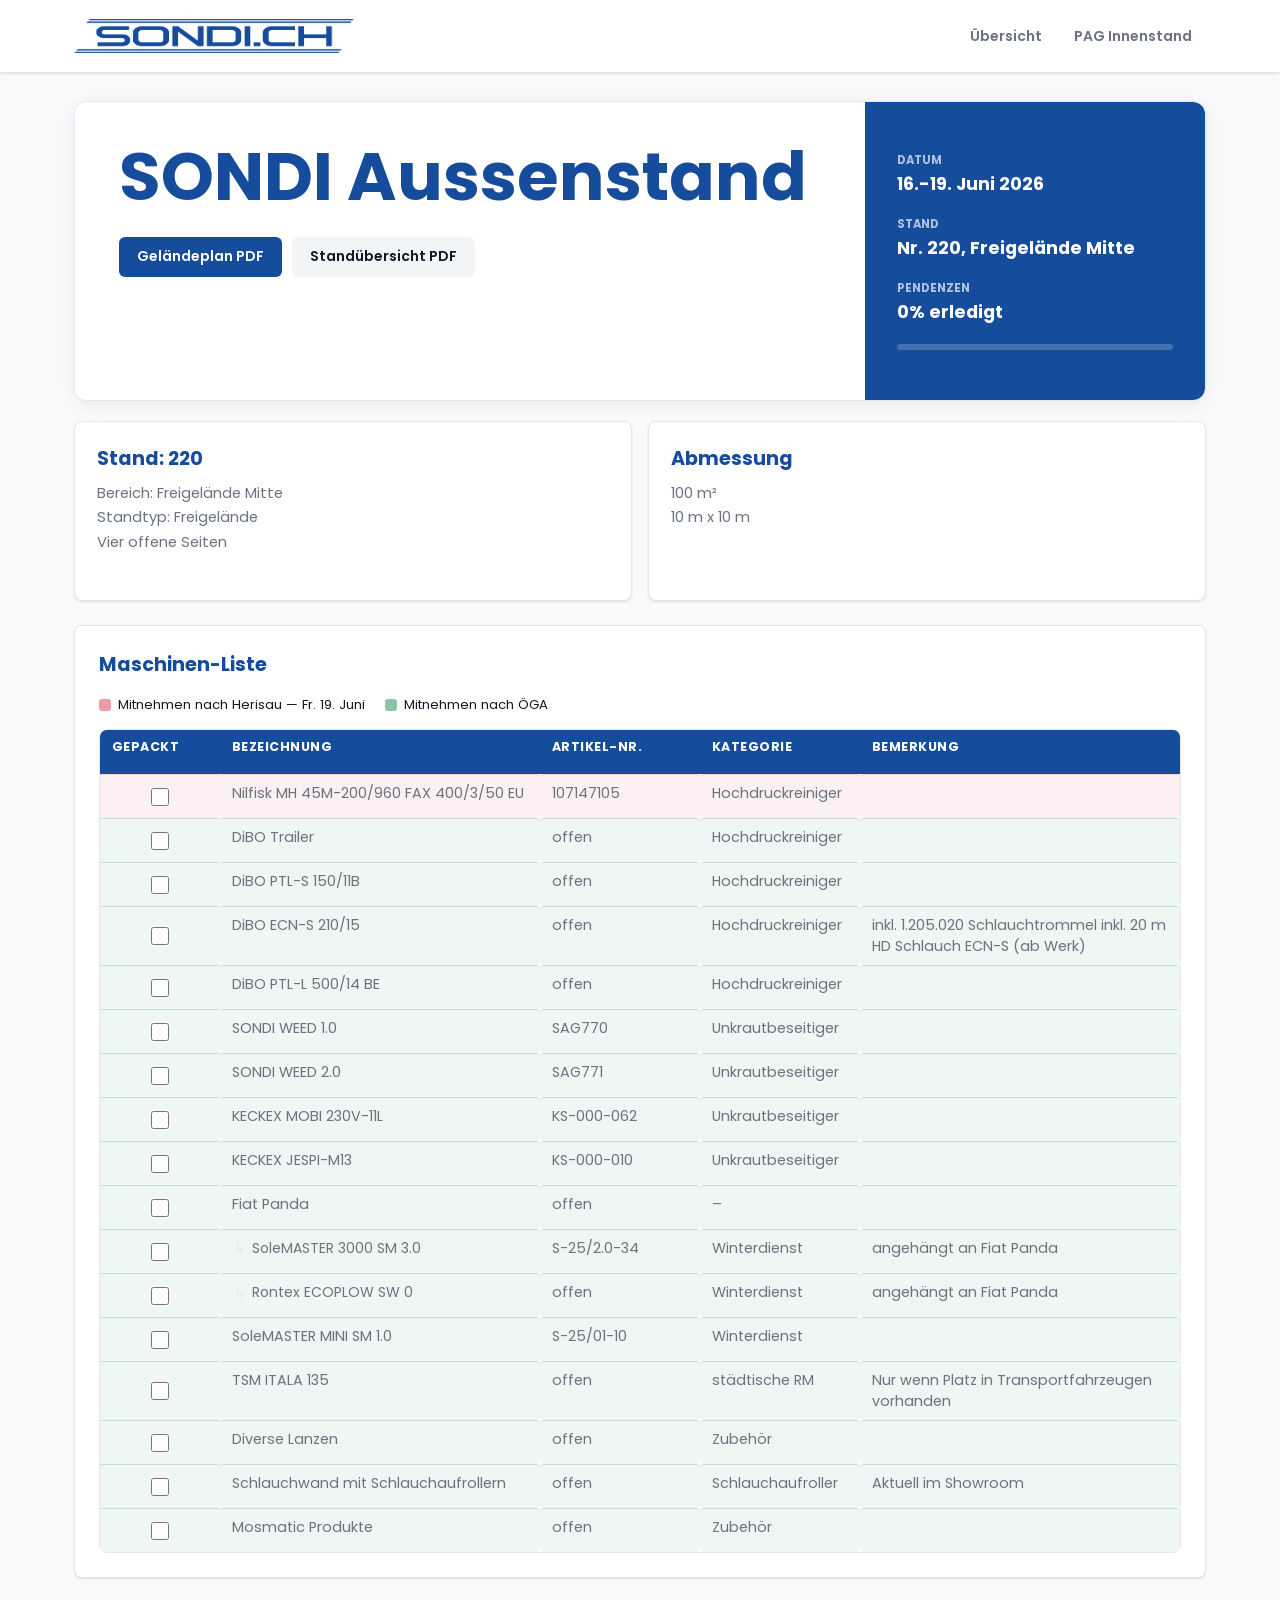
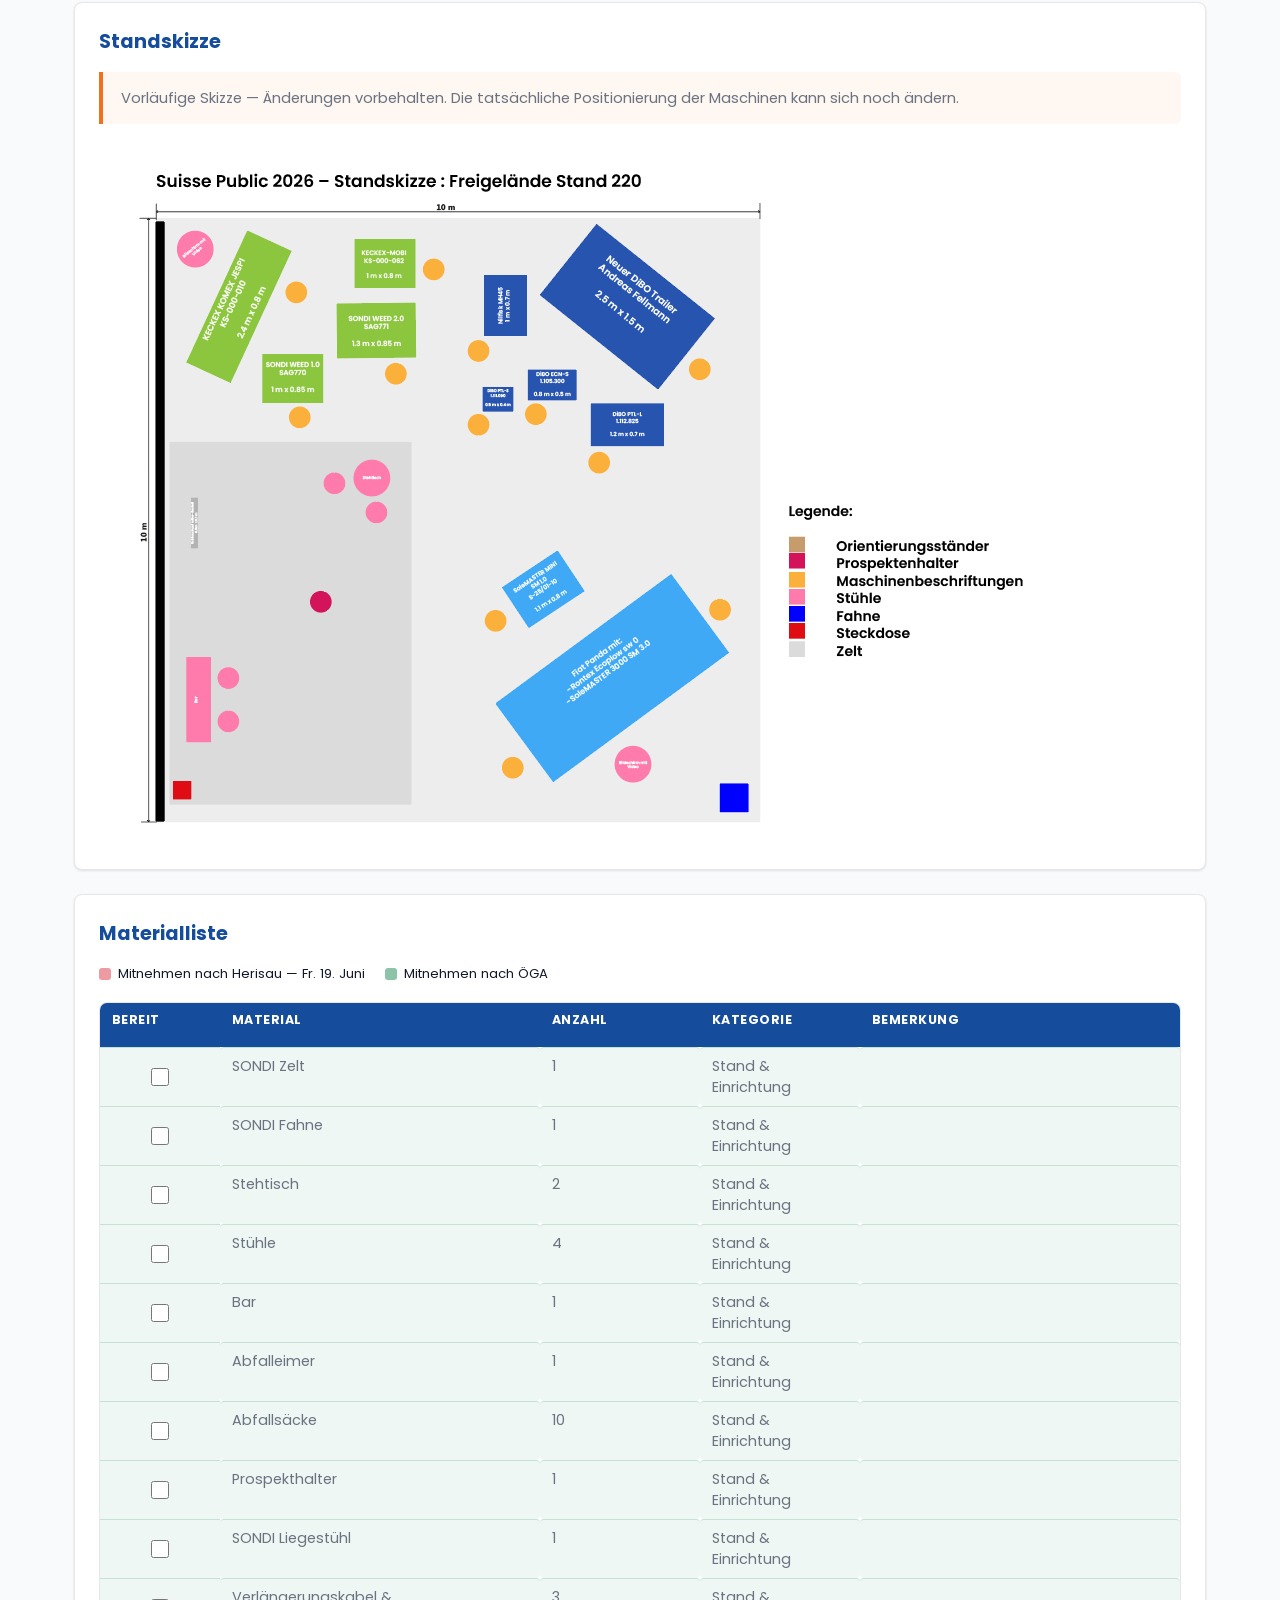
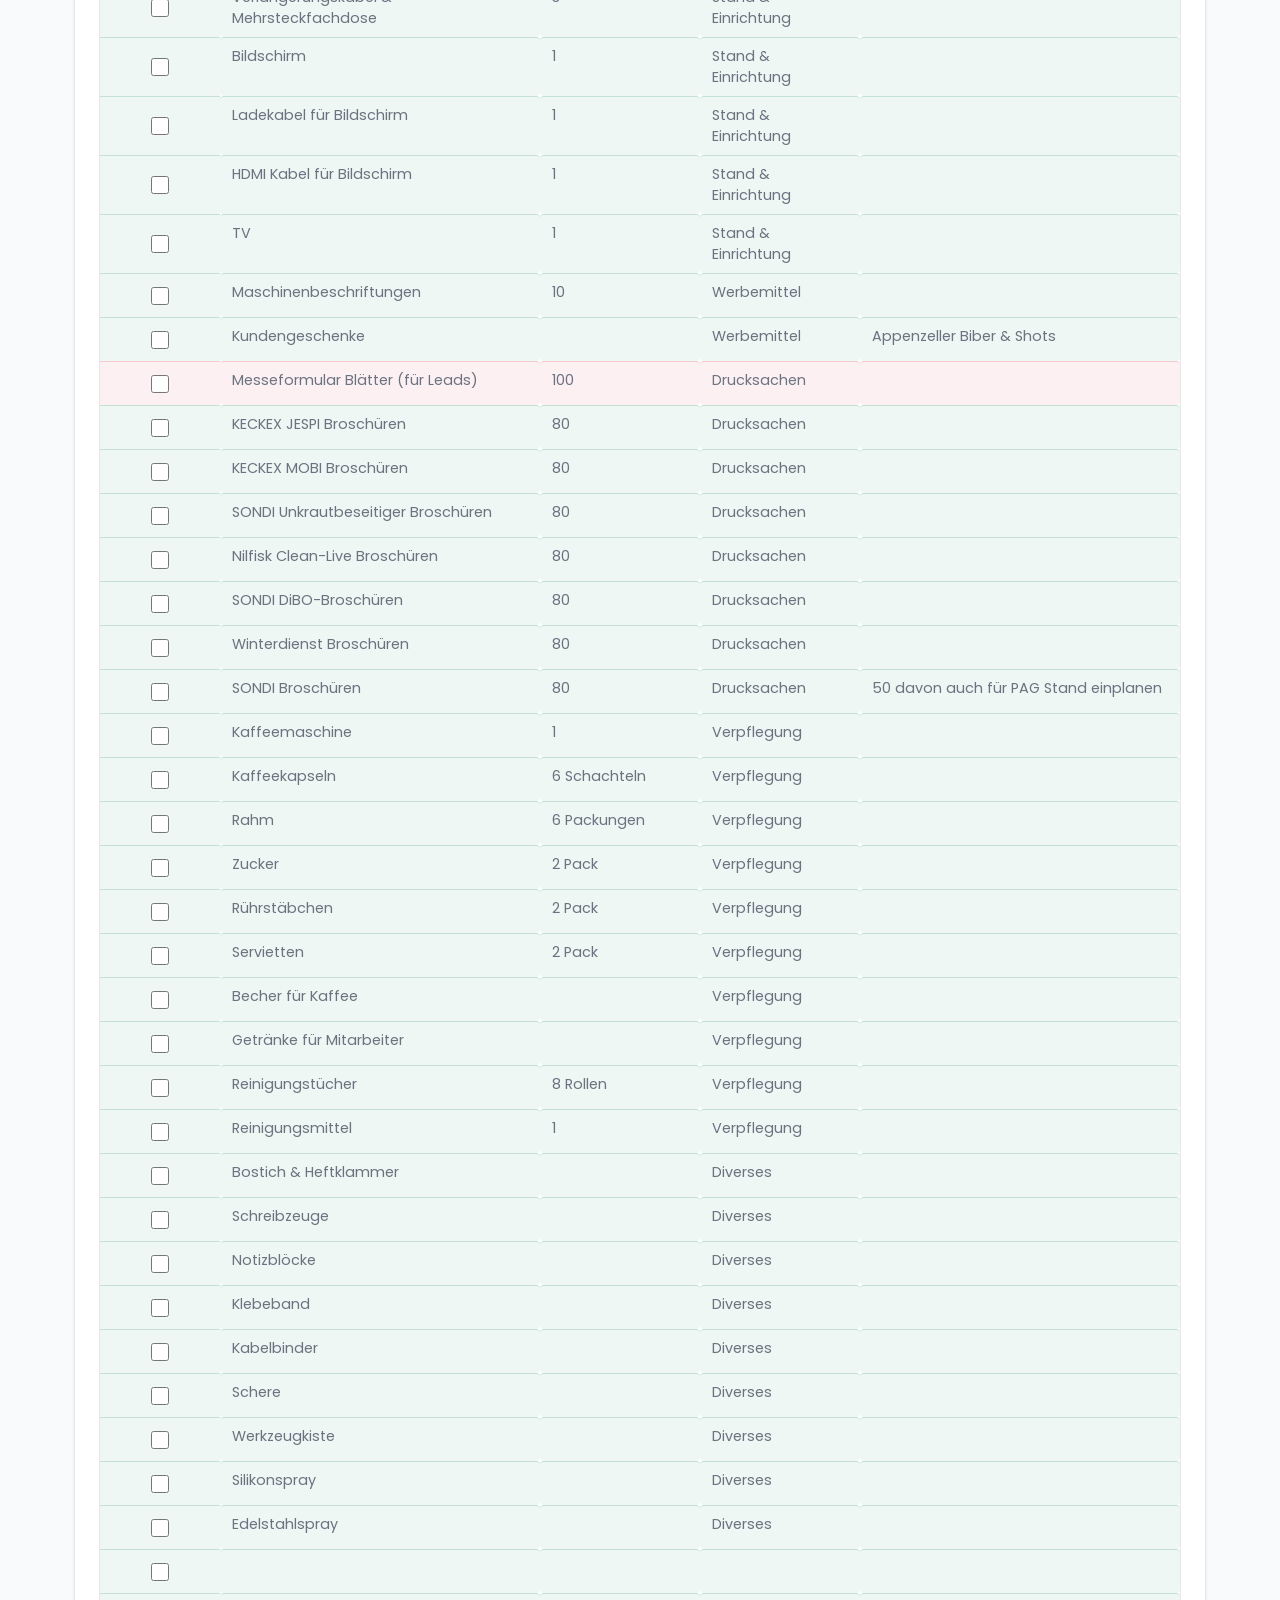
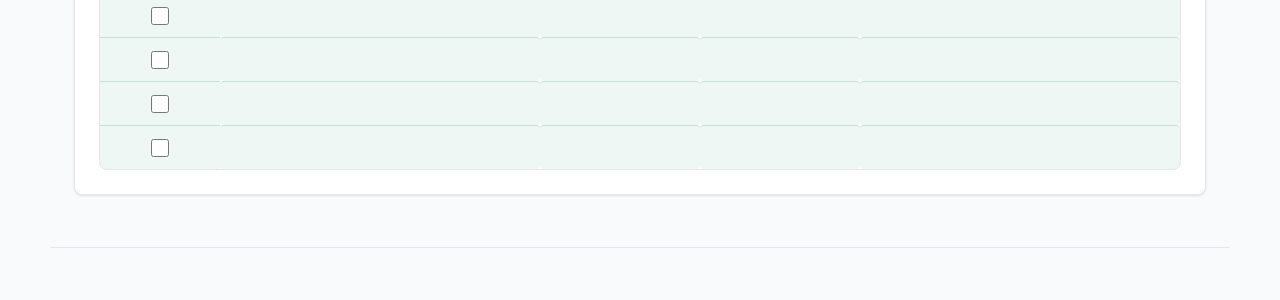
<file: sondi-aussenstand.html>
<!doctype html>
<html lang="de">
  <head>
    <meta charset="utf-8">
    <meta name="viewport" content="width=device-width, initial-scale=1">
    <title>SONDI Aussenstand | Suisse Public 2026</title>
    <link rel="preconnect" href="https://fonts.googleapis.com">
    <link rel="preconnect" href="https://fonts.gstatic.com" crossorigin>
    <link href="https://fonts.googleapis.com/css2?family=Poppins:wght@400;500;600;700;800&display=swap" rel="stylesheet">
    <link rel="stylesheet" href="suisse-public-2026.css">
    <style>
      #maschinen .data-table div:not(.table-head) span,
      #materialliste .data-table div:not(.table-head) span {
        background: rgba(25, 135, 84, 0.07) !important;
        border-top-color: rgba(25, 135, 84, 0.2) !important;
      }
      #maschinen .data-table div.row-red:not(.table-head) span,
      #materialliste .data-table div.row-red:not(.table-head) span {
        background: rgba(220, 53, 69, 0.07) !important;
        border-top-color: rgba(220, 53, 69, 0.2) !important;
      }
    </style>
  </head>
  <body>

    <header class="topbar">
      <div class="topbar-inner">
        <a class="brand" href="index.html" aria-label="SONDI.CH Startseite">
          <img src="Logo sondi.ch_RGB.jpg" alt="SONDI.CH Logo" onerror="this.parentElement.classList.add('logo-missing')">
          <span>SONDI.CH</span>
        </a>
        <nav aria-label="Seitennavigation">
          <a href="index.html">Übersicht</a>
          <a href="pag-innenstand.html">PAG Innenstand</a>
        </nav>
      </div>
    </header>

    <main>
      <section class="hero" id="infos">
        <div class="hero-copy">
          <h1>SONDI Aussenstand</h1>
          <div class="hero-actions">
            <a class="primary-action" href="gelandeplan-freigelaende-mitte.pdf" target="_blank" rel="noreferrer">Geländeplan PDF</a>
            <a class="secondary-action" href="technisches-dossier-sondi-aussenstand.pdf" target="_blank" rel="noreferrer">Standübersicht PDF</a>
          </div>
        </div>
        <aside class="status-panel" aria-label="Projekt Kennzahlen">
          <div>
            <span class="label">Datum</span>
            <strong>16.-19. Juni 2026</strong>
          </div>
          <div>
            <span class="label">Stand</span>
            <strong>Nr. 220, Freigelände Mitte</strong>
          </div>
          <div>
            <span class="label">Pendenzen</span>
            <strong><span id="progressValue">0</span>% erledigt</strong>
          </div>
          <div class="progress-track" aria-hidden="true">
            <span id="progressBar"></span>
          </div>
        </aside>
      </section>

      <section class="quick-grid two-col-grid" aria-label="Stand-Informationen">
        <article>
          <h2>Stand: 220</h2>
          <p>Bereich: Freigelände Mitte<br>Standtyp: Freigelände<br>Vier offene Seiten</p>
        </article>
        <article>
          <h2>Abmessung</h2>
          <p>100 m²<br>10 m x 10 m</p>
        </article>
      </section>

      <section class="table-section" id="maschinen">
        <div class="section-head compact">
          <h2>Maschinen-Liste</h2>
        </div>

        <div class="machine-legend">
          <div class="leg-item"><span class="leg-dot red"></span>Mitnehmen nach Herisau — Fr. 19. Juni</div>
          <div class="leg-item"><span class="leg-dot green"></span>Mitnehmen nach ÖGA</div>
        </div>
        <div class="data-table machine-table" role="table" aria-label="Maschinen-Liste">
          <div class="table-head" role="row">
            <span role="columnheader">Gepackt</span>
            <span role="columnheader">Bezeichnung</span>
            <span role="columnheader">Artikel-Nr.</span>
            <span role="columnheader">Kategorie</span>
            <span role="columnheader">Bemerkung</span>
          </div>
          <div class="row-red" role="row"><span><input type="checkbox" data-check="packed-nilfisk-mh45"></span><span>Nilfisk MH 45M-200/960 FAX 400/3/50 EU</span><span>107147105</span><span>Hochdruckreiniger</span><span></span></div>
          <div role="row"><span><input type="checkbox" data-check="packed-dibo-trailer"></span><span>DiBO Trailer</span><span>offen</span><span>Hochdruckreiniger</span><span></span></div>
          <div role="row"><span><input type="checkbox" data-check="packed-dibo-ptl-s"></span><span>DiBO PTL-S 150/11B</span><span>offen</span><span>Hochdruckreiniger</span><span></span></div>
          <div role="row"><span><input type="checkbox" data-check="packed-dibo-ecn-s"></span><span>DiBO ECN-S 210/15</span><span>offen</span><span>Hochdruckreiniger</span><span>inkl. 1.205.020 Schlauchtrommel inkl. 20 m HD Schlauch ECN-S (ab Werk)</span></div>
          <div role="row"><span><input type="checkbox" data-check="packed-dibo-ptl-l"></span><span>DiBO PTL-L 500/14 BE</span><span>offen</span><span>Hochdruckreiniger</span><span></span></div>
          <div role="row"><span><input type="checkbox" data-check="packed-sondi-weed-10"></span><span>SONDI WEED 1.0</span><span>SAG770</span><span>Unkrautbeseitiger</span><span></span></div>
          <div role="row"><span><input type="checkbox" data-check="packed-sondi-weed-20"></span><span>SONDI WEED 2.0</span><span>SAG771</span><span>Unkrautbeseitiger</span><span></span></div>
          <div role="row"><span><input type="checkbox" data-check="packed-keckex-mobi"></span><span>KECKEX MOBI 230V-11L</span><span>KS-000-062</span><span>Unkrautbeseitiger</span><span></span></div>
          <div role="row"><span><input type="checkbox" data-check="packed-keckex-jespi"></span><span>KECKEX JESPI-M13</span><span>KS-000-010</span><span>Unkrautbeseitiger</span><span></span></div>
          <div role="row"><span><input type="checkbox" data-check="packed-fiat-panda"></span><span>Fiat Panda</span><span>offen</span><span>–</span><span></span></div>
          <div class="sub-row" role="row"><span><input type="checkbox" data-check="packed-solemaster-3000"></span><span class="sub-item">SoleMASTER 3000 SM 3.0</span><span>S-25/2.0-34</span><span>Winterdienst</span><span>angehängt an Fiat Panda</span></div>
          <div class="sub-row" role="row"><span><input type="checkbox" data-check="packed-rontex-ecoplow"></span><span class="sub-item">Rontex ECOPLOW SW 0</span><span>offen</span><span>Winterdienst</span><span>angehängt an Fiat Panda</span></div>
          <div role="row"><span><input type="checkbox" data-check="packed-solemaster-mini"></span><span>SoleMASTER MINI SM 1.0</span><span>S-25/01-10</span><span>Winterdienst</span><span></span></div>
          <div role="row"><span><input type="checkbox" data-check="packed-itala135"></span><span>TSM ITALA 135</span><span>offen</span><span>städtische RM</span><span>Nur wenn Platz in Transportfahrzeugen vorhanden</span></div>
          <div role="row"><span><input type="checkbox" data-check="packed-lanzen"></span><span>Diverse Lanzen</span><span>offen</span><span>Zubehör</span><span></span></div>
          <div role="row"><span><input type="checkbox" data-check="packed-schlauchwand"></span><span>Schlauchwand mit Schlauchaufrollern</span><span>offen</span><span>Schlauchaufroller</span><span>Aktuell im Showroom</span></div>
          <div role="row"><span><input type="checkbox" data-check="packed-mosmatic-produkte"></span><span>Mosmatic Produkte</span><span>offen</span><span>Zubehör</span><span></span></div>
        </div>
      </section>


      <section class="info-band" id="standskizze">
        <div class="section-head compact">
          <h2>Standskizze</h2>
        </div>
        <div class="notice">
          Vorläufige Skizze — Änderungen vorbehalten. Die tatsächliche Positionierung der Maschinen kann sich noch ändern.
        </div>
        <img src="Standsskizze%20SAG.png" alt="Standskizze SONDI Aussenstand" style="display:block; max-width:100%; border-radius:var(--radius); margin-top:18px;">
      </section>

      <section class="table-section" id="materialliste">
        <div class="section-head compact">
          <h2>Materialliste</h2>
        </div>
        <div class="machine-legend" style="margin-top:14px;">
          <div class="leg-item"><span class="leg-dot red"></span>Mitnehmen nach Herisau — Fr. 19. Juni</div>
          <div class="leg-item"><span class="leg-dot green"></span>Mitnehmen nach ÖGA</div>
        </div>
        <div class="data-table material-table" role="table" aria-label="Materialliste" style="margin-top: 18px;">
          <div class="table-head" role="row">
            <span role="columnheader">Bereit</span>
            <span role="columnheader">Material</span>
            <span role="columnheader">Anzahl</span>
            <span role="columnheader">Kategorie</span>
            <span role="columnheader">Bemerkung</span>
          </div>

          <!-- Stand & Einrichtung -->
          <div role="row"><span><input type="checkbox" data-check="mat-zelt"></span><span>SONDI Zelt</span><span contenteditable="true" data-field="anz-zelt">1</span><span>Stand &amp; Einrichtung</span><span contenteditable="true" data-field="bem-zelt"></span></div>
          <div role="row"><span><input type="checkbox" data-check="mat-fahne"></span><span>SONDI Fahne</span><span contenteditable="true" data-field="anz-fahne">1</span><span>Stand &amp; Einrichtung</span><span contenteditable="true" data-field="bem-fahne"></span></div>
          <div role="row"><span><input type="checkbox" data-check="mat-stehtisch"></span><span>Stehtisch</span><span contenteditable="true" data-field="anz-stehtisch">2</span><span>Stand &amp; Einrichtung</span><span contenteditable="true" data-field="bem-stehtisch"></span></div>
          <div role="row"><span><input type="checkbox" data-check="mat-stuehle"></span><span>Stühle</span><span contenteditable="true" data-field="anz-stuehle">4</span><span>Stand &amp; Einrichtung</span><span contenteditable="true" data-field="bem-stuehle"></span></div>
          <div role="row"><span><input type="checkbox" data-check="mat-bar"></span><span>Bar</span><span contenteditable="true" data-field="anz-bar">1</span><span>Stand &amp; Einrichtung</span><span contenteditable="true" data-field="bem-bar"></span></div>
          <div role="row"><span><input type="checkbox" data-check="mat-abfalleimer"></span><span>Abfalleimer</span><span contenteditable="true" data-field="anz-abfalleimer">1</span><span>Stand &amp; Einrichtung</span><span contenteditable="true" data-field="bem-abfalleimer"></span></div>
          <div role="row"><span><input type="checkbox" data-check="mat-abfallsaecke"></span><span>Abfallsäcke</span><span contenteditable="true" data-field="anz-abfallsaecke">10</span><span>Stand &amp; Einrichtung</span><span contenteditable="true" data-field="bem-abfallsaecke"></span></div>
          <div role="row"><span><input type="checkbox" data-check="mat-prospekthalter"></span><span>Prospekthalter</span><span contenteditable="true" data-field="anz-prospekthalter">1</span><span>Stand &amp; Einrichtung</span><span contenteditable="true" data-field="bem-prospekthalter"></span></div>
          <div role="row"><span><input type="checkbox" data-check="mat-liegestuhl"></span><span>SONDI Liegestühl</span><span contenteditable="true" data-field="anz-liegestuhl">1</span><span>Stand &amp; Einrichtung</span><span contenteditable="true" data-field="bem-liegestuhl"></span></div>
          <div role="row"><span><input type="checkbox" data-check="mat-verlaengerung"></span><span>Verlängerungskabel &amp; Mehrsteckfachdose</span><span contenteditable="true" data-field="anz-verlaengerung">3</span><span>Stand &amp; Einrichtung</span><span contenteditable="true" data-field="bem-verlaengerung"></span></div>
          <div role="row"><span><input type="checkbox" data-check="mat-bildschirm"></span><span>Bildschirm</span><span contenteditable="true" data-field="anz-bildschirm">1</span><span>Stand &amp; Einrichtung</span><span contenteditable="true" data-field="bem-bildschirm"></span></div>
          <div role="row"><span><input type="checkbox" data-check="mat-bildschirm-kabel"></span><span>Ladekabel für Bildschirm</span><span contenteditable="true" data-field="anz-bildschirm-kabel">1</span><span>Stand &amp; Einrichtung</span><span contenteditable="true" data-field="bem-bildschirm-kabel"></span></div>
          <div role="row"><span><input type="checkbox" data-check="mat-hdmi"></span><span>HDMI Kabel für Bildschirm</span><span contenteditable="true" data-field="anz-hdmi">1</span><span>Stand &amp; Einrichtung</span><span contenteditable="true" data-field="bem-hdmi"></span></div>
          <div role="row"><span><input type="checkbox" data-check="mat-tv"></span><span>TV</span><span contenteditable="true" data-field="anz-tv">1</span><span>Stand &amp; Einrichtung</span><span contenteditable="true" data-field="bem-tv"></span></div>

          <!-- Werbemittel -->
          <div role="row"><span><input type="checkbox" data-check="mat-maschinenbeschriftungen"></span><span>Maschinenbeschriftungen</span><span contenteditable="true" data-field="anz-maschinenbeschriftungen">10</span><span>Werbemittel</span><span contenteditable="true" data-field="bem-maschinenbeschriftungen"></span></div>
          <div role="row"><span><input type="checkbox" data-check="mat-kundengeschenke"></span><span>Kundengeschenke</span><span contenteditable="true" data-field="anz-kundengeschenke"></span><span>Werbemittel</span><span contenteditable="true" data-field="bem-kundengeschenke">Appenzeller Biber &amp; Shots</span></div>

          <!-- Drucksachen -->
          <div class="row-red" role="row"><span><input type="checkbox" data-check="mat-messeformular"></span><span>Messeformular Blätter (für Leads)</span><span contenteditable="true" data-field="anz-messeformular">100</span><span>Drucksachen</span><span contenteditable="true" data-field="bem-messeformular"></span></div>
          <div role="row"><span><input type="checkbox" data-check="mat-bro-keckex-jespi"></span><span>KECKEX JESPI Broschüren</span><span contenteditable="true" data-field="anz-bro-keckex-jespi">80</span><span>Drucksachen</span><span contenteditable="true" data-field="bem-bro-keckex-jespi"></span></div>
          <div role="row"><span><input type="checkbox" data-check="mat-bro-keckex-mobi"></span><span>KECKEX MOBI Broschüren</span><span contenteditable="true" data-field="anz-bro-keckex-mobi">80</span><span>Drucksachen</span><span contenteditable="true" data-field="bem-bro-keckex-mobi"></span></div>
          <div role="row"><span><input type="checkbox" data-check="mat-bro-unkraut"></span><span>SONDI Unkrautbeseitiger Broschüren</span><span contenteditable="true" data-field="anz-bro-unkraut">80</span><span>Drucksachen</span><span contenteditable="true" data-field="bem-bro-unkraut"></span></div>
          <div role="row"><span><input type="checkbox" data-check="mat-bro-nilfisk"></span><span>Nilfisk Clean-Live Broschüren</span><span contenteditable="true" data-field="anz-bro-nilfisk">80</span><span>Drucksachen</span><span contenteditable="true" data-field="bem-bro-nilfisk"></span></div>
          <div role="row"><span><input type="checkbox" data-check="mat-bro-dibo"></span><span>SONDI DiBO-Broschüren</span><span contenteditable="true" data-field="anz-bro-dibo">80</span><span>Drucksachen</span><span contenteditable="true" data-field="bem-bro-dibo"></span></div>
          <div role="row"><span><input type="checkbox" data-check="mat-bro-winterdienst"></span><span>Winterdienst Broschüren</span><span contenteditable="true" data-field="anz-bro-winterdienst">80</span><span>Drucksachen</span><span contenteditable="true" data-field="bem-bro-winterdienst"></span></div>
          <div role="row"><span><input type="checkbox" data-check="mat-bro-sondi"></span><span>SONDI Broschüren</span><span contenteditable="true" data-field="anz-bro-sondi">80</span><span>Drucksachen</span><span contenteditable="true" data-field="bem-bro-sondi">50 davon auch für PAG Stand einplanen</span></div>

          <!-- Verpflegung -->
          <div role="row"><span><input type="checkbox" data-check="mat-kaffeemaschine"></span><span>Kaffeemaschine</span><span contenteditable="true" data-field="anz-kaffeemaschine">1</span><span>Verpflegung</span><span contenteditable="true" data-field="bem-kaffeemaschine"></span></div>
          <div role="row"><span><input type="checkbox" data-check="mat-kaffeekapseln"></span><span>Kaffeekapseln</span><span contenteditable="true" data-field="anz-kaffeekapseln">6 Schachteln</span><span>Verpflegung</span><span contenteditable="true" data-field="bem-kaffeekapseln"></span></div>
          <div role="row"><span><input type="checkbox" data-check="mat-rahm"></span><span>Rahm</span><span contenteditable="true" data-field="anz-rahm">6 Packungen</span><span>Verpflegung</span><span contenteditable="true" data-field="bem-rahm"></span></div>
          <div role="row"><span><input type="checkbox" data-check="mat-zucker"></span><span>Zucker</span><span contenteditable="true" data-field="anz-zucker">2 Pack</span><span>Verpflegung</span><span contenteditable="true" data-field="bem-zucker"></span></div>
          <div role="row"><span><input type="checkbox" data-check="mat-ruehrstaebchen"></span><span>Rührstäbchen</span><span contenteditable="true" data-field="anz-ruehrstaebchen">2 Pack</span><span>Verpflegung</span><span contenteditable="true" data-field="bem-ruehrstaebchen"></span></div>
          <div role="row"><span><input type="checkbox" data-check="mat-servietten"></span><span>Servietten</span><span contenteditable="true" data-field="anz-servietten">2 Pack</span><span>Verpflegung</span><span contenteditable="true" data-field="bem-servietten"></span></div>
          <div role="row"><span><input type="checkbox" data-check="mat-becher"></span><span>Becher für Kaffee</span><span contenteditable="true" data-field="anz-becher"></span><span>Verpflegung</span><span contenteditable="true" data-field="bem-becher"></span></div>
          <div role="row"><span><input type="checkbox" data-check="mat-getraenke"></span><span>Getränke für Mitarbeiter</span><span contenteditable="true" data-field="anz-getraenke"></span><span>Verpflegung</span><span contenteditable="true" data-field="bem-getraenke"></span></div>
          <div role="row"><span><input type="checkbox" data-check="mat-reinigungstuecher"></span><span>Reinigungstücher</span><span contenteditable="true" data-field="anz-reinigungstuecher">8 Rollen</span><span>Verpflegung</span><span contenteditable="true" data-field="bem-reinigungstuecher"></span></div>
          <div role="row"><span><input type="checkbox" data-check="mat-reinigungsmittel"></span><span>Reinigungsmittel</span><span contenteditable="true" data-field="anz-reinigungsmittel">1</span><span>Verpflegung</span><span contenteditable="true" data-field="bem-reinigungsmittel"></span></div>

          <!-- Diverses -->
          <div role="row"><span><input type="checkbox" data-check="mat-bostich"></span><span>Bostich &amp; Heftklammer</span><span contenteditable="true" data-field="anz-bostich"></span><span>Diverses</span><span contenteditable="true" data-field="bem-bostich"></span></div>
          <div role="row"><span><input type="checkbox" data-check="mat-schreibzeuge"></span><span>Schreibzeuge</span><span contenteditable="true" data-field="anz-schreibzeuge"></span><span>Diverses</span><span contenteditable="true" data-field="bem-schreibzeuge"></span></div>
          <div role="row"><span><input type="checkbox" data-check="mat-notizblock"></span><span>Notizblöcke</span><span contenteditable="true" data-field="anz-notizblock"></span><span>Diverses</span><span contenteditable="true" data-field="bem-notizblock"></span></div>
          <div role="row"><span><input type="checkbox" data-check="mat-klebeband"></span><span>Klebeband</span><span contenteditable="true" data-field="anz-klebeband"></span><span>Diverses</span><span contenteditable="true" data-field="bem-klebeband"></span></div>
          <div role="row"><span><input type="checkbox" data-check="mat-kabelbinder"></span><span>Kabelbinder</span><span contenteditable="true" data-field="anz-kabelbinder"></span><span>Diverses</span><span contenteditable="true" data-field="bem-kabelbinder"></span></div>
          <div role="row"><span><input type="checkbox" data-check="mat-schere"></span><span>Schere</span><span contenteditable="true" data-field="anz-schere"></span><span>Diverses</span><span contenteditable="true" data-field="bem-schere"></span></div>
          <div role="row"><span><input type="checkbox" data-check="mat-werkzeugkiste"></span><span>Werkzeugkiste</span><span contenteditable="true" data-field="anz-werkzeugkiste"></span><span>Diverses</span><span contenteditable="true" data-field="bem-werkzeugkiste"></span></div>
          <div role="row"><span><input type="checkbox" data-check="mat-silikonspray"></span><span>Silikonspray</span><span contenteditable="true" data-field="anz-silikonspray"></span><span>Diverses</span><span contenteditable="true" data-field="bem-silikonspray"></span></div>
          <div role="row"><span><input type="checkbox" data-check="mat-edelstahlspray"></span><span>Edelstahlspray</span><span contenteditable="true" data-field="anz-edelstahlspray"></span><span>Diverses</span><span contenteditable="true" data-field="bem-edelstahlspray"></span></div>
          <div role="row"><span><input type="checkbox" data-check="mat-extra-1"></span><span contenteditable="true" data-field="matname-mat-extra-1"></span><span contenteditable="true" data-field="anz-mat-extra-1"></span><span contenteditable="true" data-field="matkat-mat-extra-1"></span><span contenteditable="true" data-field="bem-mat-extra-1"></span></div>
          <div role="row"><span><input type="checkbox" data-check="mat-extra-2"></span><span contenteditable="true" data-field="matname-mat-extra-2"></span><span contenteditable="true" data-field="anz-mat-extra-2"></span><span contenteditable="true" data-field="matkat-mat-extra-2"></span><span contenteditable="true" data-field="bem-mat-extra-2"></span></div>
          <div role="row"><span><input type="checkbox" data-check="mat-extra-3"></span><span contenteditable="true" data-field="matname-mat-extra-3"></span><span contenteditable="true" data-field="anz-mat-extra-3"></span><span contenteditable="true" data-field="matkat-mat-extra-3"></span><span contenteditable="true" data-field="bem-mat-extra-3"></span></div>
          <div role="row"><span><input type="checkbox" data-check="mat-extra-4"></span><span contenteditable="true" data-field="matname-mat-extra-4"></span><span contenteditable="true" data-field="anz-mat-extra-4"></span><span contenteditable="true" data-field="matkat-mat-extra-4"></span><span contenteditable="true" data-field="bem-mat-extra-4"></span></div>
          <div role="row"><span><input type="checkbox" data-check="mat-extra-5"></span><span contenteditable="true" data-field="matname-mat-extra-5"></span><span contenteditable="true" data-field="anz-mat-extra-5"></span><span contenteditable="true" data-field="matkat-mat-extra-5"></span><span contenteditable="true" data-field="bem-mat-extra-5"></span></div>
        </div>
      </section>

    </main>

    <footer></footer>

    <script src="suisse-public-2026.js"></script>
  </body>
</html>
</file>
<file: suisse-public-2026.css>
:root {
  --orange: #f2711d;
  --blue: #164c9c;
  --blue-light: rgba(22, 76, 156, 0.08);
  --gray: #6b7280;
  --light: #f8fafc;
  --ink: #111827;
  --white: #ffffff;
  --line: #e5e7eb;
  --surface: #f3f4f6;
  --shadow-sm: 0 1px 3px rgba(0, 0, 0, 0.07), 0 1px 2px rgba(0, 0, 0, 0.04);
  --shadow: 0 4px 20px rgba(0, 0, 0, 0.07);
  --radius: 8px;
  --radius-sm: 6px;
  --radius-lg: 12px;
  --radius-pill: 999px;
  --transition: 150ms ease;
}

* {
  box-sizing: border-box;
}

html {
  scroll-behavior: smooth;
}

body {
  margin: 0;
  font-family: "Poppins", Arial, sans-serif;
  color: var(--ink);
  background: var(--light);
  -webkit-font-smoothing: antialiased;
}

a {
  color: var(--blue);
  font-weight: 600;
  text-decoration: none;
  transition: color var(--transition);
}

a:hover {
  color: var(--orange);
}

/* ── Topbar ─────────────────────────────────────────── */

.topbar {
  background: var(--white);
  border-bottom: 1px solid var(--line);
  position: sticky;
  top: 0;
  z-index: 10;
  box-shadow: var(--shadow-sm);
}

.topbar-inner {
  align-items: center;
  display: flex;
  gap: 24px;
  justify-content: space-between;
  margin: 0 auto;
  max-width: 1180px;
  min-height: 72px;
  padding: 14px 24px;
}

.brand {
  align-items: center;
  color: var(--blue);
  display: flex;
  min-width: 160px;
  text-decoration: none;
}

.brand img {
  display: block;
  max-height: 48px;
  max-width: 280px;
  object-fit: contain;
  width: min(280px, 40vw);
}

.brand span {
  color: var(--blue);
  display: none;
  font-size: 1.75rem;
  font-weight: 800;
}

.brand.logo-missing img {
  display: none;
}

.brand.logo-missing span {
  display: inline-block;
}

nav {
  display: flex;
  flex-wrap: wrap;
  gap: 4px;
  justify-content: flex-end;
}

nav a {
  border-radius: var(--radius-sm);
  color: var(--gray);
  font-size: 0.875rem;
  font-weight: 600;
  padding: 8px 14px;
  transition: background var(--transition), color var(--transition);
}

nav a:hover {
  background: var(--surface);
  color: var(--ink);
}

/* ── Landing Page ────────────────────────────────────── */

.landing-page {
  background: var(--white);
}

.landing-page .topbar {
  background: var(--white);
  border-bottom: none;
  box-shadow: none;
}

.landing-page .topbar-inner {
  justify-content: center;
  min-height: 88px;
}

.landing-page .brand img {
  max-height: 60px;
  width: min(320px, 55vw);
}

.landing-page main {
  min-height: calc(100vh - 160px);
}

.landing-hero {
  padding: 52px 0 20px;
  text-align: center;
}

.landing-hero h1 {
  margin-bottom: 12px;
}

.landing-hero .lead {
  margin: 0 auto;
}

.stand-choice-grid {
  display: grid;
  gap: 20px;
  grid-template-columns: repeat(2, minmax(0, 1fr));
  margin-top: 20px;
}

.stand-choice {
  background: var(--white);
  border: 1px solid var(--line);
  border-radius: var(--radius-lg);
  box-shadow: var(--shadow-sm);
  color: var(--ink);
  display: flex;
  flex-direction: column;
  min-height: 280px;
  padding: 28px;
  text-decoration: none;
  transition: box-shadow var(--transition), transform var(--transition), border-color var(--transition);
}

.stand-choice:hover {
  border-color: var(--orange);
  box-shadow: var(--shadow);
  color: var(--ink);
  transform: translateY(-2px);
}

.stand-choice h2 {
  color: var(--blue);
  font-size: 1.6rem;
  margin-bottom: 10px;
}

.stand-choice p {
  color: var(--gray);
  line-height: 1.65;
}

.stand-choice strong {
  color: var(--orange);
  margin-top: auto;
  font-size: 0.9rem;
}


/* ── Main Layout ─────────────────────────────────────── */

main {
  margin: 0 auto;
  max-width: 1180px;
  padding: 28px 24px 52px;
}

.page-title {
  align-items: end;
  display: grid;
  gap: 18px;
  grid-template-columns: minmax(0, 1fr) 300px;
  margin-bottom: 22px;
}

.page-title h1 {
  margin-bottom: 0;
}

/* ── Progress Card ───────────────────────────────────── */

.progress-card {
  background: var(--blue);
  border-radius: var(--radius);
  color: var(--white);
  padding: 20px;
}

.progress-card > span {
  color: rgba(255, 255, 255, 0.7);
  display: block;
  font-size: 0.75rem;
  font-weight: 700;
  margin-bottom: 4px;
  text-transform: uppercase;
  letter-spacing: 0.05em;
}

.progress-card strong {
  display: block;
  font-size: 1.25rem;
  margin-bottom: 10px;
}

/* ── Hero ────────────────────────────────────────────── */

.hero {
  align-items: stretch;
  background: var(--white);
  border: 1px solid var(--line);
  border-radius: var(--radius-lg);
  box-shadow: var(--shadow);
  display: grid;
  gap: 0;
  grid-template-columns: minmax(0, 1fr) 340px;
  min-height: 300px;
  overflow: hidden;
}

.hero-copy {
  padding: 40px 44px 36px;
}

.eyebrow {
  color: var(--orange);
  font-size: 0.75rem;
  font-weight: 700;
  letter-spacing: 0.06em;
  margin: 0 0 8px;
  text-transform: uppercase;
}

h1,
h2,
h3,
p {
  margin-top: 0;
}

h1 {
  color: var(--blue);
  font-size: clamp(2rem, 5.5vw, 4.2rem);
  line-height: 1.05;
  margin-bottom: 16px;
}

.lead {
  color: var(--gray);
  font-size: 1.05rem;
  line-height: 1.7;
  max-width: 580px;
}

.hero-actions {
  display: flex;
  flex-wrap: wrap;
  gap: 10px;
  margin-top: 24px;
}

/* ── Buttons ─────────────────────────────────────────── */

.primary-action,
.secondary-action,
button,
.fact-link a {
  align-items: center;
  background: var(--blue);
  border: none;
  border-radius: var(--radius-sm);
  color: var(--white);
  cursor: pointer;
  display: inline-flex;
  font: inherit;
  font-size: 0.875rem;
  font-weight: 600;
  justify-content: center;
  min-height: 40px;
  padding: 9px 18px;
  transition: background var(--transition), transform var(--transition), box-shadow var(--transition);
}

.primary-action:hover,
.secondary-action:hover,
button:hover,
.fact-link a:hover {
  background: var(--orange);
  color: var(--white);
  box-shadow: 0 4px 12px rgba(242, 113, 29, 0.3);
}

.secondary-action {
  background: var(--surface);
  color: var(--ink);
}

.secondary-action:hover {
  background: var(--orange);
  color: var(--white);
}

/* ── Status Panel ────────────────────────────────────── */

.status-panel {
  background: var(--blue);
  border-radius: 0 var(--radius-lg) var(--radius-lg) 0;
  color: var(--white);
  display: flex;
  flex-direction: column;
  gap: 20px;
  justify-content: center;
  padding: 32px;
}

.label {
  color: rgba(255, 255, 255, 0.65);
  display: block;
  font-size: 0.72rem;
  font-weight: 700;
  letter-radius: 0.05em;
  margin-bottom: 4px;
  text-transform: uppercase;
}

.status-panel strong {
  display: block;
  font-size: 1.1rem;
  line-height: 1.3;
}

.progress-track {
  background: rgba(255, 255, 255, 0.2);
  border-radius: var(--radius-pill);
  height: 6px;
  overflow: hidden;
}

.progress-track span {
  background: var(--orange);
  border-radius: var(--radius-pill);
  display: block;
  height: 100%;
  transition: width 0.6s ease;
  width: 0;
}

/* ── Grids ───────────────────────────────────────────── */

.quick-grid,
.facts-grid,
.pdf-grid,
.checklist-grid,
.timeline-grid,
.machine-grid,
.risk-grid {
  display: grid;
  gap: 16px;
  margin-top: 20px;
}

.quick-grid {
  grid-template-columns: repeat(4, minmax(0, 1fr));
}

.two-col-grid {
  grid-template-columns: repeat(2, minmax(0, 1fr));
}

.facts-grid {
  display: grid;
  gap: 12px;
  grid-template-columns: repeat(6, minmax(0, 1fr));
  margin-top: 0;
}

/* ── Cards ───────────────────────────────────────────── */

.quick-grid article,
.facts-grid article,
.pdf-grid article,
.checklist-card,
.notes-section,
.team-layout,
.info-band,
.machine-section,
.open-points,
.table-section,
.timeline-grid article,
.risk {
  background: var(--white);
  border: 1px solid var(--line);
  border-radius: var(--radius);
  box-shadow: var(--shadow-sm);
}

.quick-grid article,
.pdf-grid article {
  min-height: 180px;
  padding: 22px;
  transition: box-shadow var(--transition), transform var(--transition);
}

.quick-grid article:hover {
  box-shadow: var(--shadow);
  transform: translateY(-1px);
}

.facts-grid article {
  min-height: 130px;
  padding: 20px;
}

.facts-grid h2 {
  color: var(--blue);
  font-size: 0.95rem;
  margin-bottom: 8px;
}

.facts-grid p {
  color: var(--gray);
  font-size: 0.9rem;
  line-height: 1.55;
  margin-bottom: 0;
}

.fact-link a {
  display: inline-flex;
  align-items: center;
  font-weight: 600;
  min-height: 36px;
  padding: 7px 14px;
  font-size: 0.85rem;
}

/* ── PDF Grid ────────────────────────────────────────── */

.pdf-grid {
  grid-template-columns: repeat(2, minmax(0, 1fr));
}

.pdf-grid article {
  align-items: flex-start;
  display: flex;
  flex-direction: column;
  justify-content: space-between;
}

/* ── Chips / Badges ──────────────────────────────────── */

.chip {
  border-radius: var(--radius-pill);
  display: inline-block;
  font-size: 0.72rem;
  font-weight: 700;
  letter-spacing: 0.04em;
  margin-bottom: 14px;
  padding: 4px 12px;
  text-transform: uppercase;
}

.chip.blue {
  background: rgba(22, 76, 156, 0.1);
  color: var(--blue);
}

.chip.orange {
  background: rgba(242, 113, 29, 0.12);
  color: #b84f0a;
}

.chip.gray {
  background: var(--surface);
  color: var(--gray);
}

/* ── Headings in cards ───────────────────────────────── */

.quick-grid h2,
.section-head h2 {
  color: var(--blue);
  font-size: 1.2rem;
  margin-bottom: 8px;
}

.quick-grid p,
.pdf-grid p,
.split-grid p,
.team-grid p,
.machine-grid p,
.notice,
.risk p {
  color: var(--gray);
  font-size: 0.92rem;
  line-height: 1.65;
}

/* ── Section Head ────────────────────────────────────── */

.section-head {
  margin: 44px 0 16px;
}

.section-head.compact {
  margin: 0 0 16px;
}

/* ── Checklist ───────────────────────────────────────── */

.checklist-grid {
  grid-template-columns: repeat(2, minmax(0, 1fr));
}

.checklist-card {
  padding: 22px;
}

.card-title {
  align-items: center;
  border-bottom: 1px solid var(--line);
  display: flex;
  gap: 12px;
  justify-content: space-between;
  margin-bottom: 12px;
  padding-bottom: 12px;
}

.card-title h3 {
  color: var(--blue);
  font-size: 1.05rem;
  margin-bottom: 0;
}

.count {
  color: var(--orange);
  font-weight: 700;
  font-size: 0.875rem;
}

label {
  align-items: flex-start;
  color: var(--gray);
  display: flex;
  gap: 10px;
  line-height: 1.45;
  margin: 11px 0;
}

input[type="checkbox"] {
  accent-color: var(--orange);
  border-radius: 4px;
  flex: 0 0 auto;
  height: 18px;
  margin-top: 2px;
  width: 18px;
}

label:has(input:checked) {
  color: var(--ink);
  font-weight: 500;
}

/* ── Info Band / Sections ────────────────────────────── */

.info-band,
.machine-section,
.open-points,
.table-section {
  margin-top: 24px;
  padding: 24px;
}

/* ── Pill List ───────────────────────────────────────── */

.pill-list {
  display: flex;
  flex-wrap: wrap;
  gap: 8px;
}

.pill-list span,
.machine-brand,
.risk span {
  background: var(--blue-light);
  border-radius: var(--radius-pill);
  color: var(--blue);
  display: inline-block;
  font-size: 0.75rem;
  font-weight: 700;
  letter-spacing: 0.03em;
  padding: 4px 12px;
  text-transform: uppercase;
}

/* ── Split / Team Grids ──────────────────────────────── */

.split-grid,
.team-grid {
  display: grid;
  gap: 16px;
  grid-template-columns: repeat(2, minmax(0, 1fr));
  margin-top: 20px;
}

.three-columns {
  grid-template-columns: repeat(3, minmax(0, 1fr));
}

.split-grid article,
.team-grid article {
  border: 1px solid var(--line);
  border-radius: var(--radius);
  padding: 20px;
}

.split-grid h3,
.team-grid h3,
.timeline-grid h2,
.machine-grid h3,
.risk h3 {
  color: var(--blue);
  font-size: 1rem;
  margin-bottom: 8px;
}

ul {
  color: var(--gray);
  line-height: 1.6;
  margin: 0;
  padding-left: 18px;
}

li + li {
  margin-top: 6px;
}

.name-list {
  color: var(--ink);
  font-weight: 600;
}

/* ── Timeline ────────────────────────────────────────── */

.timeline-grid {
  grid-template-columns: repeat(3, minmax(0, 1fr));
}

.timeline-grid article,
.risk {
  padding: 22px;
}

/* ── Machine Grid ────────────────────────────────────── */

.machine-grid {
  grid-template-columns: repeat(4, minmax(0, 1fr));
}

.machine-grid article {
  border: 1px solid var(--line);
  border-radius: var(--radius);
  min-height: 160px;
  padding: 18px;
}

.machine-brand {
  background: rgba(242, 113, 29, 0.1);
  border-radius: var(--radius-pill);
  color: #b84f0a;
  margin-bottom: 12px;
}

/* ── Notice ──────────────────────────────────────────── */

.notice {
  background: rgba(242, 113, 29, 0.06);
  border-left: 4px solid var(--orange);
  border-radius: 0 var(--radius-sm) var(--radius-sm) 0;
  margin-top: 16px;
  padding: 14px 18px;
}

/* ── Risk Grid ───────────────────────────────────────── */

.risk-grid {
  grid-template-columns: repeat(3, minmax(0, 1fr));
}

.risk.high {
  border-top: 4px solid var(--orange);
}

.risk.medium {
  border-top: 4px solid var(--blue);
}

.risk.low {
  border-top: 4px solid var(--gray);
}

/* ── Key-Value List (Aufbau Detail) ──────────────────── */

.kv-list {
  display: flex;
  flex-direction: column;
  gap: 10px;
  margin: 14px 0 18px;
}

.kv-row {
  align-items: baseline;
  display: flex;
  gap: 12px;
  font-size: 0.92rem;
}

.kv-key {
  color: var(--gray);
  font-size: 0.75rem;
  font-weight: 700;
  letter-spacing: 0.04em;
  min-width: 140px;
  text-transform: uppercase;
}

.map-links {
  display: flex;
  flex-wrap: wrap;
  gap: 8px;
  margin-top: 18px;
}

.map-links a {
  background: var(--surface);
  border-radius: var(--radius-pill);
  color: var(--blue);
  font-size: 0.8rem;
  font-weight: 600;
  padding: 6px 16px;
  transition: background var(--transition), color var(--transition);
}

.map-links a:hover {
  background: var(--blue);
  color: var(--white);
}

/* ── Team / Notes ────────────────────────────────────── */

.team-layout,
.notes-section {
  margin-top: 24px;
  padding: 24px;
}

/* ── Tables ──────────────────────────────────────────── */

.schedule-table {
  border: 1px solid var(--line);
  border-radius: var(--radius);
  overflow: hidden;
}

.schedule-table > div {
  display: grid;
  grid-template-columns: 1.2fr 0.9fr 1.2fr 1.5fr;
}

.schedule-table span {
  border-top: 1px solid var(--line);
  color: var(--gray);
  font-size: 0.9rem;
  min-height: 50px;
  padding: 13px 14px;
}

.schedule-table .table-head span {
  background: var(--blue);
  border-top: 0;
  color: var(--white);
  font-size: 0.8rem;
  font-weight: 700;
  letter-spacing: 0.03em;
  text-transform: uppercase;
}

[contenteditable="true"] {
  background: transparent;
  border-radius: 4px;
  outline: none;
  transition: box-shadow var(--transition), background var(--transition);
}

[contenteditable="true"]:focus {
  background: rgba(242, 113, 29, 0.04);
  box-shadow: inset 0 0 0 2px var(--orange);
}

.data-table {
  border: 1px solid var(--line);
  border-radius: var(--radius);
  overflow-x: auto;
}

.data-table > div {
  display: grid;
  min-width: 860px;
}

.machine-table > div,
.material-table > div {
  grid-template-columns: 0.75fr 2fr 1fr 1fr 2fr;
}

.teilnehmer-table > div {
  grid-template-columns: 1.5fr 1fr 1.2fr;
  min-width: 360px;
}

.teilnehmer-table span {
  min-height: 44px;
  padding: 8px 14px;
}

.pending-table > div {
  grid-template-columns: 0.75fr 2.5fr 1.2fr 1.2fr;
}

.data-table span {
  border-top: 1px solid var(--line);
  color: var(--gray);
  display: block;
  font-size: 0.9rem;
  min-height: 50px;
  padding: 11px 14px;
  transition: background var(--transition);
}

.data-table div:not(.table-head):hover span {
  background: var(--surface);
}

.machine-table span,
.material-table span,
.pending-table span {
  min-height: 44px;
  padding: 8px 12px;
}

.machine-table div:not(.table-head) span:first-child,
.material-table div:not(.table-head) span:first-child,
.pending-table div:not(.table-head) span:first-child {
  align-items: center;
  display: flex;
  justify-content: center;
}

.machine-table input[type="checkbox"],
.material-table input[type="checkbox"],
.pending-table input[type="checkbox"] {
  margin: 0;
}

.sub-row span {
  background: var(--surface);
  border-top-color: transparent;
}

.sub-row .sub-item {
  color: var(--gray);
  font-size: 0.875rem;
  padding-left: 32px;
  position: relative;
}

.sub-row .sub-item::before {
  color: var(--line);
  content: "↳";
  left: 14px;
  position: absolute;
}

.row-to-oega span {
  background: rgba(16, 149, 100, 0.07) !important;
  border-top-color: rgba(16, 149, 100, 0.2) !important;
}

.row-from-sp span {
  background: rgba(242, 113, 29, 0.07) !important;
  border-top-color: rgba(242, 113, 29, 0.2) !important;
}

.machine-legend {
  display: flex;
  gap: 20px;
  margin-bottom: 14px;
  font-size: 0.82rem;
}
.machine-legend .leg-item {
  display: flex;
  align-items: center;
  gap: 7px;
}
.machine-legend .leg-dot {
  width: 12px;
  height: 12px;
  border-radius: 3px;
  flex-shrink: 0;
}
.machine-legend .leg-dot.red { background: rgba(220, 53, 69, 0.5); }
.machine-legend .leg-dot.green { background: rgba(25, 135, 84, 0.5); }

.data-table .table-head span {
  background: var(--blue);
  border-top: 0;
  color: var(--white);
  font-size: 0.78rem;
  font-weight: 700;
  letter-spacing: 0.04em;
  text-transform: uppercase;
}

.data-table div:not(.table-head) span:first-child {
  color: var(--ink);
  font-weight: 600;
}



/* ── Textarea ────────────────────────────────────────── */

textarea {
  border: 1px solid var(--line);
  border-radius: var(--radius-sm);
  color: var(--ink);
  display: block;
  font: inherit;
  font-size: 0.95rem;
  min-height: 180px;
  padding: 14px;
  resize: vertical;
  transition: border-color var(--transition), box-shadow var(--transition);
  width: 100%;
}

textarea:focus {
  border-color: var(--orange);
  box-shadow: 0 0 0 3px rgba(242, 113, 29, 0.12);
  outline: none;
}

/* ── Note Actions ────────────────────────────────────── */

.note-actions {
  display: flex;
  flex-wrap: wrap;
  gap: 10px;
  justify-content: flex-end;
  margin-top: 14px;
}

/* ── Footer ──────────────────────────────────────────── */

footer {
  border-top: 1px solid var(--line);
  color: var(--gray);
  font-size: 0.8rem;
  margin: 0 auto;
  max-width: 1180px;
  padding: 20px 24px 32px;
}

/* ── Responsive ──────────────────────────────────────── */

@media (max-width: 940px) {
  .hero {
    grid-template-columns: 1fr;
  }

  .topbar-inner {
    align-items: flex-start;
    flex-direction: column;
  }

  nav {
    justify-content: flex-start;
  }

  .quick-grid,
  .facts-grid,
  .pdf-grid,
  .checklist-grid,
  .timeline-grid,
  .machine-grid,
  .risk-grid,
  .three-columns {
    grid-template-columns: repeat(2, minmax(0, 1fr));
  }

  .status-panel {
    border-radius: 0 0 var(--radius-lg) var(--radius-lg);
    display: grid;
    grid-template-columns: repeat(3, minmax(0, 1fr));
  }

  .page-title {
    grid-template-columns: 1fr;
  }

  .progress-track {
    grid-column: 1 / -1;
  }
}

@media (max-width: 680px) {
  .topbar-inner {
    min-height: auto;
    padding: 12px 16px;
  }

  main {
    padding: 16px 14px 36px;
  }

  .hero-copy,
  .status-panel,
  .quick-grid article,
  .facts-grid article,
  .pdf-grid article,
  .checklist-card,
  .team-layout,
  .notes-section,
  .info-band,
  .machine-section,
  .open-points,
  .timeline-grid article,
  .risk {
    padding: 18px;
  }

  .quick-grid,
  .two-col-grid,
  .facts-grid,
  .pdf-grid,
  .checklist-grid,
  .timeline-grid,
  .machine-grid,
  .risk-grid,
  .split-grid,
  .team-grid,
  .three-columns,
  .stand-choice-grid {
    grid-template-columns: 1fr;
  }

  .landing-hero {
    padding-top: 28px;
  }

  .stand-choice {
    min-height: 210px;
    padding: 20px;
  }

  .status-panel {
    grid-template-columns: 1fr;
  }

  .schedule-table,
  .schedule-table > div {
    display: block;
  }

  .schedule-table .table-head {
    display: none;
  }

  .schedule-table span {
    display: block;
    min-height: auto;
  }

  .schedule-table span:first-child {
    background: var(--blue-light);
    color: var(--blue);
    font-weight: 700;
  }

  .brand img {
    width: min(260px, 72vw);
  }

  /* Teilnehmer table: card layout */
  .teilnehmer-table {
    overflow-x: visible;
  }

  .teilnehmer-table > div {
    min-width: 0;
  }

  .teilnehmer-table .table-head {
    display: none;
  }

  .teilnehmer-table div:not(.table-head) {
    border-bottom: 1px solid var(--line);
    display: block;
    padding: 10px 14px;
  }

  .teilnehmer-table div:not(.table-head) span {
    border-top: none;
    display: block;
    min-height: 0;
    padding: 2px 0;
  }

  .teilnehmer-table div:not(.table-head) span:nth-child(1) {
    color: var(--ink);
    font-size: 0.9rem;
    font-weight: 600;
    padding-bottom: 2px;
  }

  .teilnehmer-table div:not(.table-head) span:nth-child(2) {
    color: var(--gray);
    font-size: 0.78rem;
  }

  .teilnehmer-table div:not(.table-head) span:nth-child(3) {
    color: var(--gray);
    font-size: 0.75rem;
    padding-bottom: 2px;
  }

  /* Machine & Material table: card layout */
  .machine-table,
  .material-table {
    overflow-x: visible;
  }

  .machine-table > div,
  .material-table > div {
    min-width: 0;
  }

  .machine-table .table-head,
  .material-table .table-head {
    display: none;
  }

  .machine-table div:not(.table-head),
  .material-table div:not(.table-head) {
    border-bottom: 1px solid var(--line);
    display: grid;
    gap: 0 8px;
    grid-template-columns: 36px 1fr;
    padding: 10px 12px;
  }

  .machine-table div:not(.table-head) span,
  .material-table div:not(.table-head) span {
    border-top: none;
    display: block;
    min-height: 0;
    padding: 2px 0;
  }

  .machine-table div:not(.table-head) span:nth-child(1),
  .material-table div:not(.table-head) span:nth-child(1) {
    align-items: center;
    display: flex;
    grid-row: 1 / 5;
    justify-content: center;
    padding: 0;
  }

  .machine-table div:not(.table-head) span:nth-child(2),
  .material-table div:not(.table-head) span:nth-child(2) {
    color: var(--ink);
    font-size: 0.9rem;
    font-weight: 600;
    grid-column: 2;
    grid-row: 1;
    padding-top: 2px;
  }

  .machine-table div:not(.table-head) span:nth-child(3),
  .material-table div:not(.table-head) span:nth-child(3) {
    color: var(--gray);
    font-size: 0.78rem;
    grid-column: 2;
    grid-row: 2;
  }

  .machine-table div:not(.table-head) span:nth-child(3)::before {
    color: var(--ink);
    content: "Art.-Nr.: ";
    font-size: 0.72rem;
    font-weight: 700;
  }

  .material-table div:not(.table-head) span:nth-child(3)::before {
    color: var(--ink);
    content: "Anzahl: ";
    font-size: 0.72rem;
    font-weight: 700;
  }

  .machine-table div:not(.table-head) span:nth-child(4),
  .material-table div:not(.table-head) span:nth-child(4) {
    color: var(--gray);
    font-size: 0.75rem;
    grid-column: 2;
    grid-row: 3;
  }

  .machine-table div:not(.table-head) span:nth-child(4)::before,
  .material-table div:not(.table-head) span:nth-child(4)::before {
    color: var(--ink);
    content: "Kategorie: ";
    font-size: 0.72rem;
    font-weight: 700;
  }

  .machine-table div:not(.table-head) span:nth-child(5),
  .material-table div:not(.table-head) span:nth-child(5) {
    color: var(--gray);
    font-size: 0.75rem;
    font-style: italic;
    grid-column: 2;
    grid-row: 4;
    padding-bottom: 4px;
  }

  .machine-table div:not(.table-head) span:nth-child(5):empty,
  .material-table div:not(.table-head) span:nth-child(5):empty {
    display: none;
  }

  /* Pending table: card layout */
  .pending-table {
    overflow-x: visible;
  }

  .pending-table > div {
    min-width: 0;
  }

  .pending-table .table-head {
    display: none;
  }

  .pending-table div:not(.table-head) {
    border-bottom: 1px solid var(--line);
    display: grid;
    gap: 0 8px;
    grid-template-columns: 36px 1fr;
    padding: 10px 12px;
  }

  .pending-table div:not(.table-head) span {
    border-top: none;
    display: block;
    min-height: 0;
    padding: 2px 0;
  }

  .pending-table div:not(.table-head) span:nth-child(1) {
    align-items: center;
    display: flex;
    grid-row: 1 / 4;
    justify-content: center;
    padding: 0;
  }

  .pending-table div:not(.table-head) span:nth-child(2) {
    color: var(--ink);
    font-size: 0.9rem;
    font-weight: 600;
    grid-column: 2;
    grid-row: 1;
    padding-top: 2px;
  }

  .pending-table div:not(.table-head) span:nth-child(3) {
    color: var(--gray);
    font-size: 0.78rem;
    grid-column: 2;
    grid-row: 2;
  }

  .pending-table div:not(.table-head) span:nth-child(3)::before {
    color: var(--ink);
    content: "Zuständig: ";
    font-size: 0.72rem;
    font-weight: 700;
  }

  .pending-table div:not(.table-head) span:nth-child(4) {
    color: var(--gray);
    font-size: 0.75rem;
    grid-column: 2;
    grid-row: 3;
    padding-bottom: 4px;
  }

  .pending-table div:not(.table-head) span:nth-child(4)::before {
    color: var(--ink);
    content: "Kategorie: ";
    font-size: 0.72rem;
    font-weight: 700;
  }

  /* kv-row: allow wrapping on very narrow screens */
  .kv-row {
    flex-wrap: wrap;
  }

  .kv-key {
    min-width: 100px;
  }
}

@media print {
  .topbar,
  .hero-actions,
  .note-actions {
    display: none;
  }

  body {
    background: var(--white);
  }

  main,
  footer {
    max-width: none;
  }

  .quick-grid,
  .checklist-grid {
    grid-template-columns: repeat(2, minmax(0, 1fr));
  }

  .quick-grid article,
  .facts-grid article,
  .pdf-grid article,
  .checklist-card,
  .notes-section,
  .team-layout,
  .info-band,
  .machine-section,
  .open-points,
  .table-section,
  .timeline-grid article,
  .risk,
  .hero {
    box-shadow: none;
  }
}
</file>
